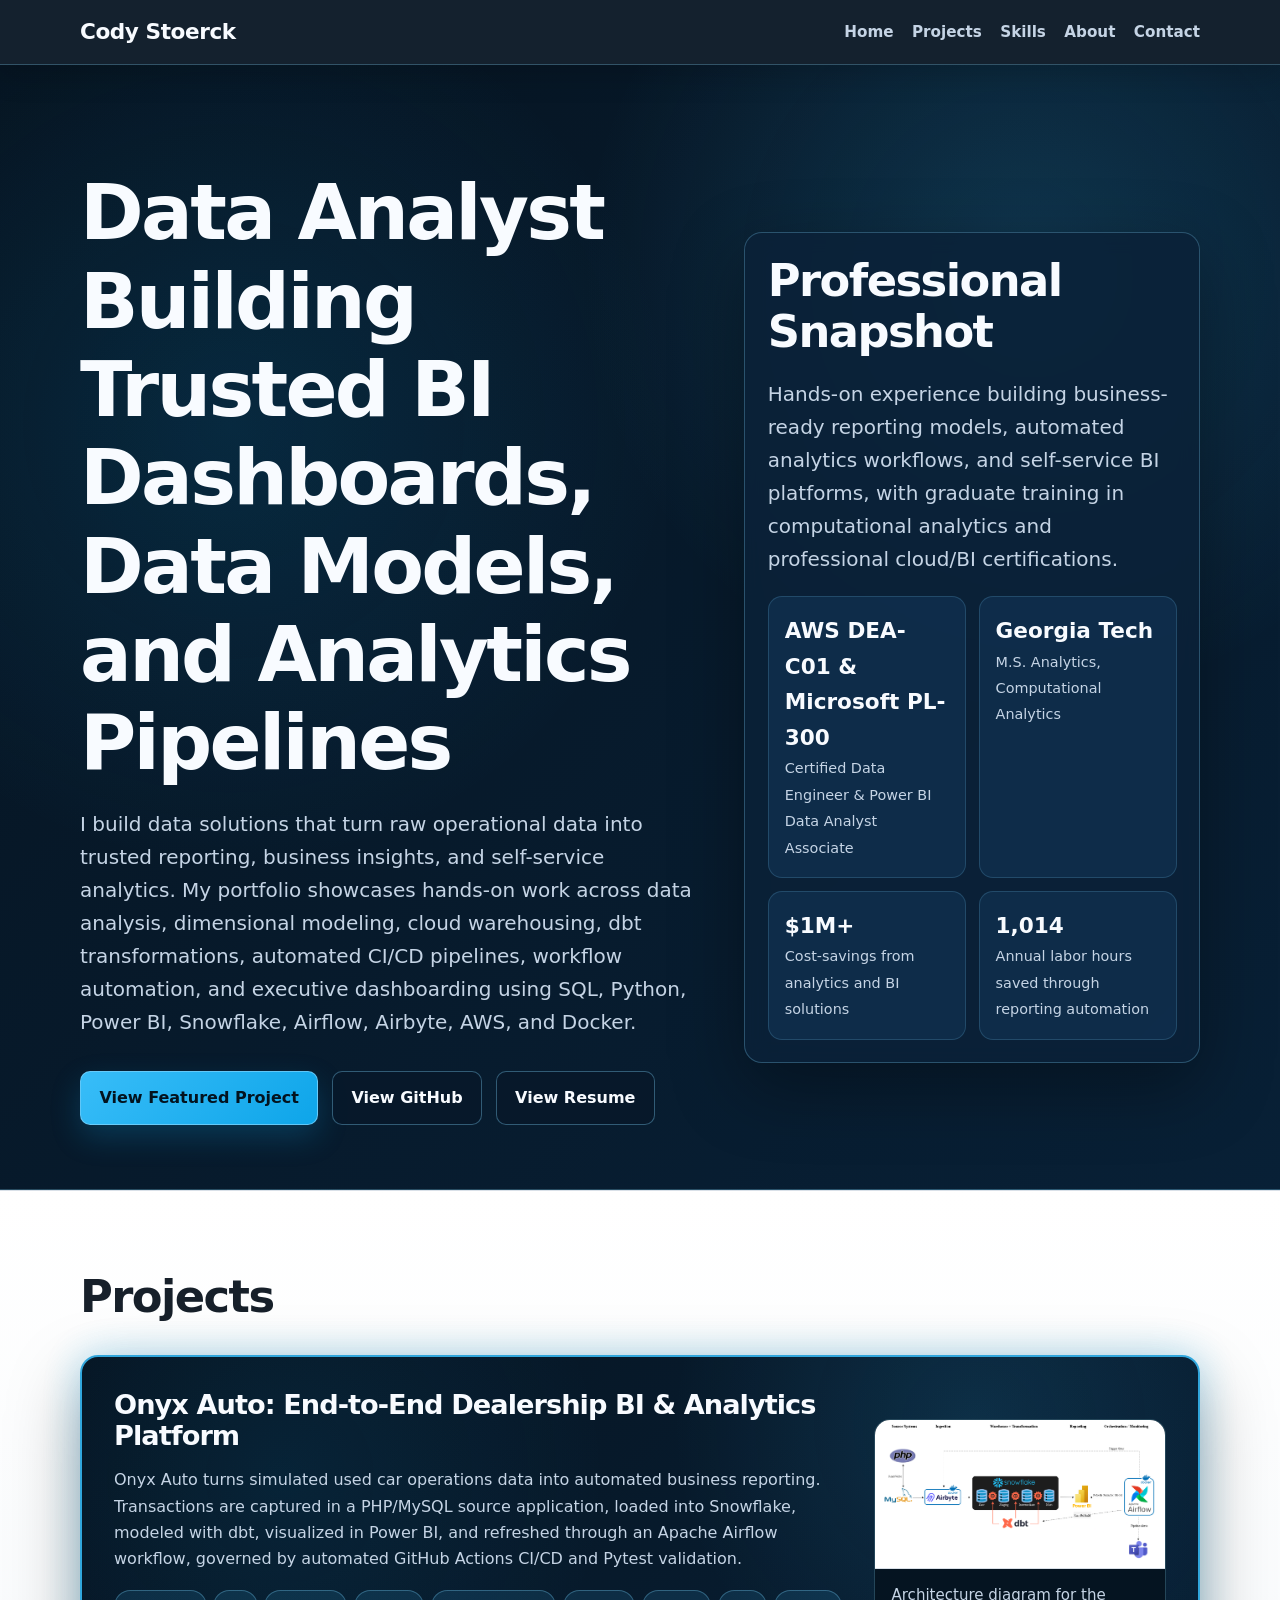
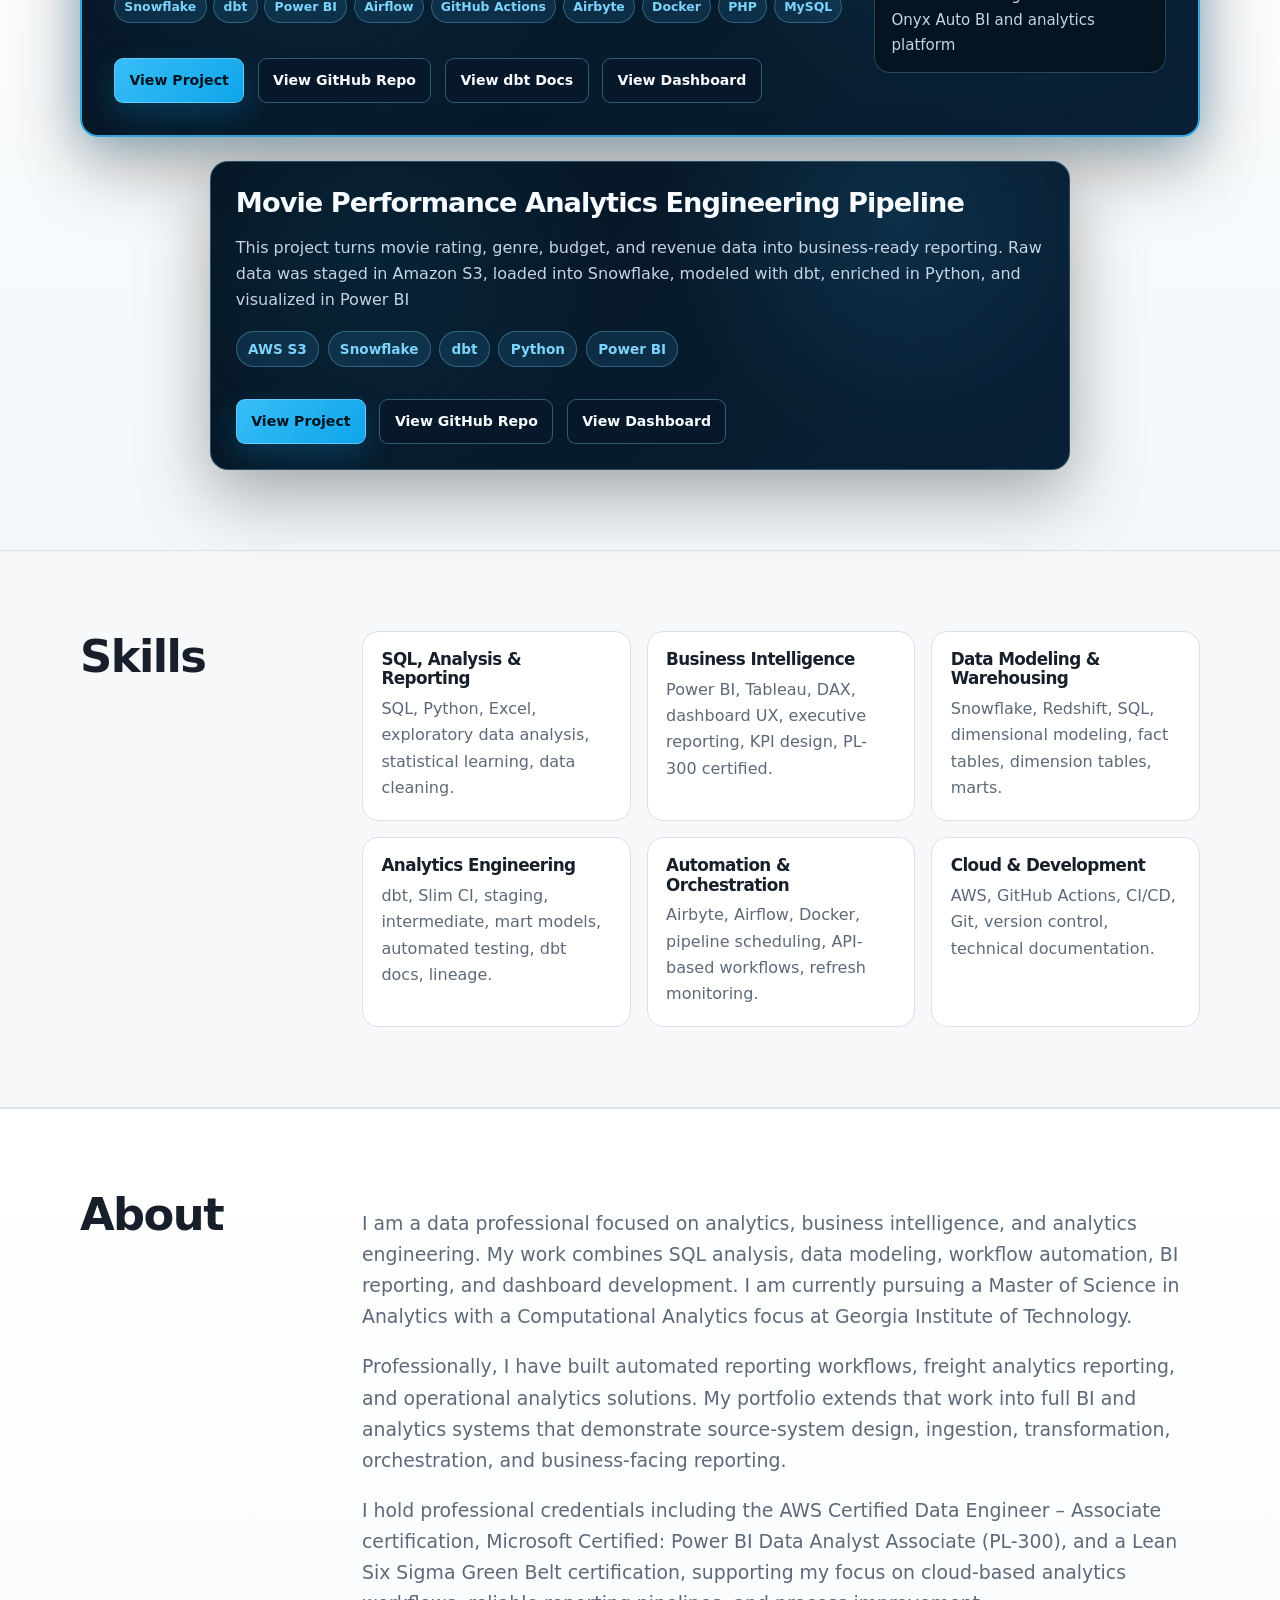
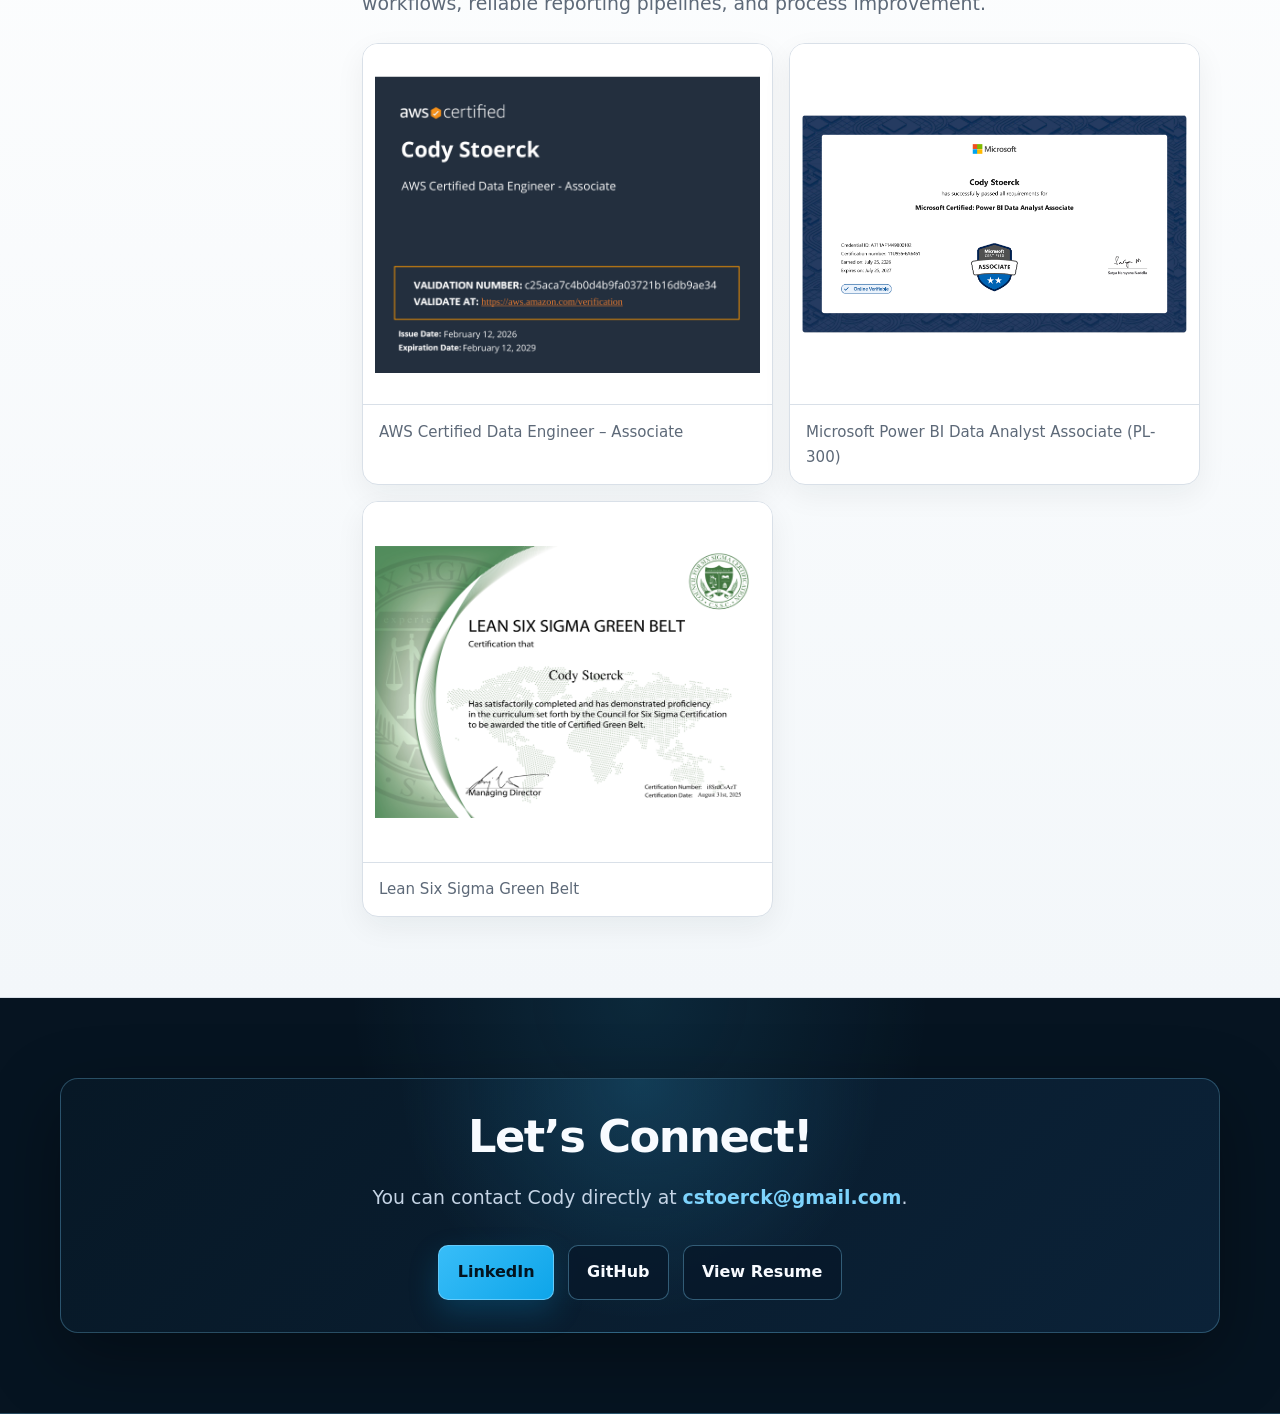
<file: index.html>
<!doctype html>
<html lang="en">
<head>
  <meta charset="utf-8">
  <meta name="viewport" content="width=device-width, initial-scale=1">
  <title>Cody Stoerck | Data Portfolio</title>
  <meta name="description" content="Cody Stoerck's data portfolio featuring end-to-end analytics platforms, dbt transformations, automated CI/CD pipelines, orchestration, and Power BI dashboards.">
  <link rel="stylesheet" href="styles.css">
</head>
<body>
  <a class="skip-link" href="#main">Skip to main content</a>
  <header class="site-header"><nav class="nav" aria-label="Primary navigation"><a class="brand" href="index.html">Cody Stoerck</a><div class="nav-links"><a href="index.html">Home</a><a href="index.html#projects">Projects</a><a href="index.html#skills">Skills</a><a href="index.html#about">About</a><a href="index.html#contact">Contact</a></div></nav></header>
  <main id="main">
    <section class="hero"><div class="container hero-grid"><div>
      <h1>Data Analyst Building Trusted BI Dashboards, Data Models, and Analytics Pipelines</h1>
      <p class="lede">I build data solutions that turn raw operational data into trusted reporting, business insights, and self-service analytics. My portfolio showcases hands-on work across data analysis, dimensional modeling, cloud warehousing, dbt transformations, automated CI/CD pipelines, workflow automation, and executive dashboarding using SQL, Python, Power BI, Snowflake, Airflow, Airbyte, AWS, and Docker.</p>
      <div class="button-row"><a class="btn btn-primary" href="onyx-auto.html">View Featured Project</a><a class="btn btn-secondary" href="https://github.com/CStoerck" target="_blank" rel="noopener">View GitHub</a><a class="btn btn-secondary" href="assets/Cody-Stoerck_Resume.pdf" target="_blank" rel="noopener">View Resume</a></div>
    </div><aside class="hero-card" aria-label="Professional snapshot">
      <h2>Professional Snapshot</h2>
      <p class="lede">Hands-on experience building business-ready reporting models, automated analytics workflows, and self-service BI platforms, with graduate training in computational analytics and professional cloud/BI certifications.</p>
      <div class="stat-grid"><div class="stat"><strong>AWS DEA-C01 &amp; Microsoft PL-300</strong><span>Certified Data Engineer &amp; Power BI Data Analyst Associate</span></div><div class="stat"><strong>Georgia Tech</strong><span>M.S. Analytics, Computational Analytics</span></div><div class="stat"><strong class="positive-stat">$1M+</strong><span>Cost-savings from analytics and BI solutions</span></div><div class="stat"><strong class="positive-stat">1,014</strong><span>Annual labor hours saved through reporting automation</span></div></div>
    </aside></div></section>

    <section class="section section-band" id="projects"><div class="container"><div class="section-header"><h2>Projects</h2></div>
      <article class="feature-card featured-project-card"><div class="feature-content"><div>
        <h3><a class="project-title-link" href="onyx-auto.html">Onyx Auto: End-to-End Dealership BI & Analytics Platform</a></h3>
        <p>Onyx Auto turns simulated used car operations data into automated business reporting. Transactions are captured in a PHP/MySQL source application, loaded into Snowflake, modeled with dbt, visualized in Power BI, and refreshed through an Apache Airflow workflow, governed by automated GitHub Actions CI/CD and Pytest validation.</p>
        <div class="badges"><span class="badge">Snowflake</span><span class="badge">dbt</span><span class="badge">Power BI</span><span class="badge">Airflow</span><span class="badge">GitHub Actions</span><span class="badge">Airbyte</span><span class="badge">Docker</span><span class="badge">PHP</span><span class="badge">MySQL</span></div>
        <div class="button-row"><a class="btn btn-primary btn-project" href="onyx-auto.html">View Project</a><a class="btn btn-secondary btn-project" href="https://github.com/CStoerck/Onyx-Auto-Dealership-Analytics-Platform.git" target="_blank" rel="noopener">View GitHub Repo</a><a class="btn btn-secondary btn-project" href="https://cstoerck.github.io/Onyx-Auto-Dealership-Analytics-Platform/" target="_blank" rel="noopener">View dbt Docs</a><a class="btn btn-secondary btn-project" href="https://app.powerbi.com/view?r=eyJrIjoiZTUyOThhMmQtZDA0ZS00MDg3LTkwOWEtMTJiMTBiZGIwYmNkIiwidCI6ImMxYTRiYTFiLTk5MDMtNDYxMC04YzU1LWQwYzQwOTJkNjU5OCJ9" target="_blank" rel="noopener">View Dashboard</a></div>
      </div><figure class="figure"><img src="assets/architecture_diagram.png" alt="Onyx Auto architecture diagram showing PHP and MySQL source systems, Airbyte ingestion, Snowflake and dbt transformation layers, Power BI reporting, Airflow orchestration, Docker, and Microsoft Teams alerts."><figcaption>Architecture diagram for the Onyx Auto BI and analytics platform</figcaption></figure></div></article>

      <article class="feature-card supporting-feature standard-project-card"><div class="feature-content"><div>
        <h3><a class="project-title-link" href="netflix-analytics.html">Movie Performance Analytics Engineering Pipeline</a></h3>
        <p>This project turns movie rating, genre, budget, and revenue data into business-ready reporting. Raw data was staged in Amazon S3, loaded into Snowflake, modeled with dbt, enriched in Python, and visualized in Power BI</p>
        <div class="badges"><span class="badge">AWS S3</span><span class="badge">Snowflake</span><span class="badge">dbt</span><span class="badge">Python</span><span class="badge">Power BI</span></div>
        <div class="button-row"><a class="btn btn-primary btn-project" href="netflix-analytics.html">View Project</a><a class="btn btn-secondary btn-project" href="https://github.com/CStoerck/netflix-data-engineering-pipeline.git" target="_blank" rel="noopener">View GitHub Repo</a><a class="btn btn-secondary btn-project" href="https://app.powerbi.com/view?r=eyJrIjoiZjYwZDdlMGYtZjY5OS00OWNiLWE3ZjUtZTVjNzM4Y2E4NjY0IiwidCI6ImMxYTRiYTFiLTk5MDMtNDYxMC04YzU1LWQwYzQwOTJkNjU5OCJ9" target="_blank" rel="noopener">View Dashboard</a></div>
      </div></div></article>
    </div></section>

    <section class="section section-plain" id="skills"><div class="container split"><div class="section-header"><h2>Skills</h2></div><div class="skill-grid"><div class="skill-card"><h3>SQL, Analysis & Reporting</h3><p>SQL, Python, Excel, exploratory data analysis, statistical learning, data cleaning.</p></div><div class="skill-card"><h3>Business Intelligence</h3><p>Power BI, Tableau, DAX, dashboard UX, executive reporting, KPI design, PL-300 certified.</p></div><div class="skill-card"><h3>Data Modeling & Warehousing</h3><p>Snowflake, Redshift, SQL, dimensional modeling, fact tables, dimension tables, marts.</p></div><div class="skill-card"><h3>Analytics Engineering</h3><p>dbt, Slim CI, staging, intermediate, mart models, automated testing, dbt docs, lineage.</p></div><div class="skill-card"><h3>Automation & Orchestration</h3><p>Airbyte, Airflow, Docker, pipeline scheduling, API-based workflows, refresh monitoring.</p></div><div class="skill-card"><h3>Cloud & Development</h3><p>AWS, GitHub Actions, CI/CD, Git, version control, technical documentation.</p></div></div></div></section>

    <section class="section section-band" id="about"><div class="container split"><div class="section-header"><h2>About</h2></div><div class="about-content"><p class="lede">I am a data professional focused on analytics, business intelligence, and analytics engineering. My work combines SQL analysis, data modeling, workflow automation, BI reporting, and dashboard development. I am currently pursuing a Master of Science in Analytics with a Computational Analytics focus at Georgia Institute of Technology.</p><p class="lede">Professionally, I have built automated reporting workflows, freight analytics reporting, and operational analytics solutions. My portfolio extends that work into full BI and analytics systems that demonstrate source-system design, ingestion, transformation, orchestration, and business-facing reporting.</p><p class="lede">I hold professional credentials including the AWS Certified Data Engineer – Associate certification, Microsoft Certified: Power BI Data Analyst Associate (PL-300), and a Lean Six Sigma Green Belt certification, supporting my focus on cloud-based analytics workflows, reliable reporting pipelines, and process improvement.</p><div class="cert-grid" aria-label="Professional certifications"><figure class="figure cert-figure"><img src="assets/aws-certified-data-engineer-associate-certificate.png" alt="AWS Certified Data Engineer Associate certificate for Cody Stoerck."><figcaption>AWS Certified Data Engineer – Associate</figcaption></figure><figure class="figure cert-figure"><img src="assets/Microsoft - Power BI Data Analyst.PNG" alt="Microsoft Certified Power BI Data Analyst Associate certificate for Cody Stoerck."><figcaption>Microsoft Power BI Data Analyst Associate (PL-300)</figcaption></figure><figure class="figure cert-figure"><img src="assets/lean-six-sigma-green-belt-certificate.png" alt="Lean Six Sigma Green Belt certificate for Cody Stoerck."><figcaption>Lean Six Sigma Green Belt</figcaption></figure></div></div></section>

    <section class="section section-plain" id="contact"><div class="container callout contact-callout"><h2>Let’s Connect!</h2><p class="lede contact-lede">You can contact Cody directly at <a href="mailto:cstoerck@gmail.com">cstoerck@gmail.com</a>.</p><div class="button-row"><a class="btn btn-primary" href="https://www.linkedin.com/in/CodyStoerck/" target="_blank" rel="noopener">LinkedIn</a><a class="btn btn-secondary" href="https://github.com/CStoerck" target="_blank" rel="noopener">GitHub</a><a class="btn btn-secondary" href="assets/Cody-Stoerck_Resume.pdf" target="_blank" rel="noopener">View Resume</a></div></div></section>
  </main>

  <script>
    document.querySelectorAll('.figure img').forEach((img) => {
      img.setAttribute('tabindex', '0');
      img.addEventListener('click', () => openImageModal(img));
      img.addEventListener('keydown', (event) => {
        if (event.key === 'Enter' || event.key === ' ') {
          event.preventDefault();
          openImageModal(img);
        }
      });
    });
    function openImageModal(img) {
      const modal = document.createElement('div');
      modal.className = 'image-modal';
      modal.innerHTML = `<button class="image-modal-close" aria-label="Close enlarged image">&times;</button><img src="${img.src}" alt="${img.alt}">`;
      modal.addEventListener('click', (event) => {
        if (event.target === modal || event.target.classList.contains('image-modal-close')) modal.remove();
      });
      document.addEventListener('keydown', function closeOnEscape(event) {
        if (event.key === 'Escape') { modal.remove(); document.removeEventListener('keydown', closeOnEscape); }
      });
      document.body.appendChild(modal);
    }
  </script>
</body>
</html>
</file>
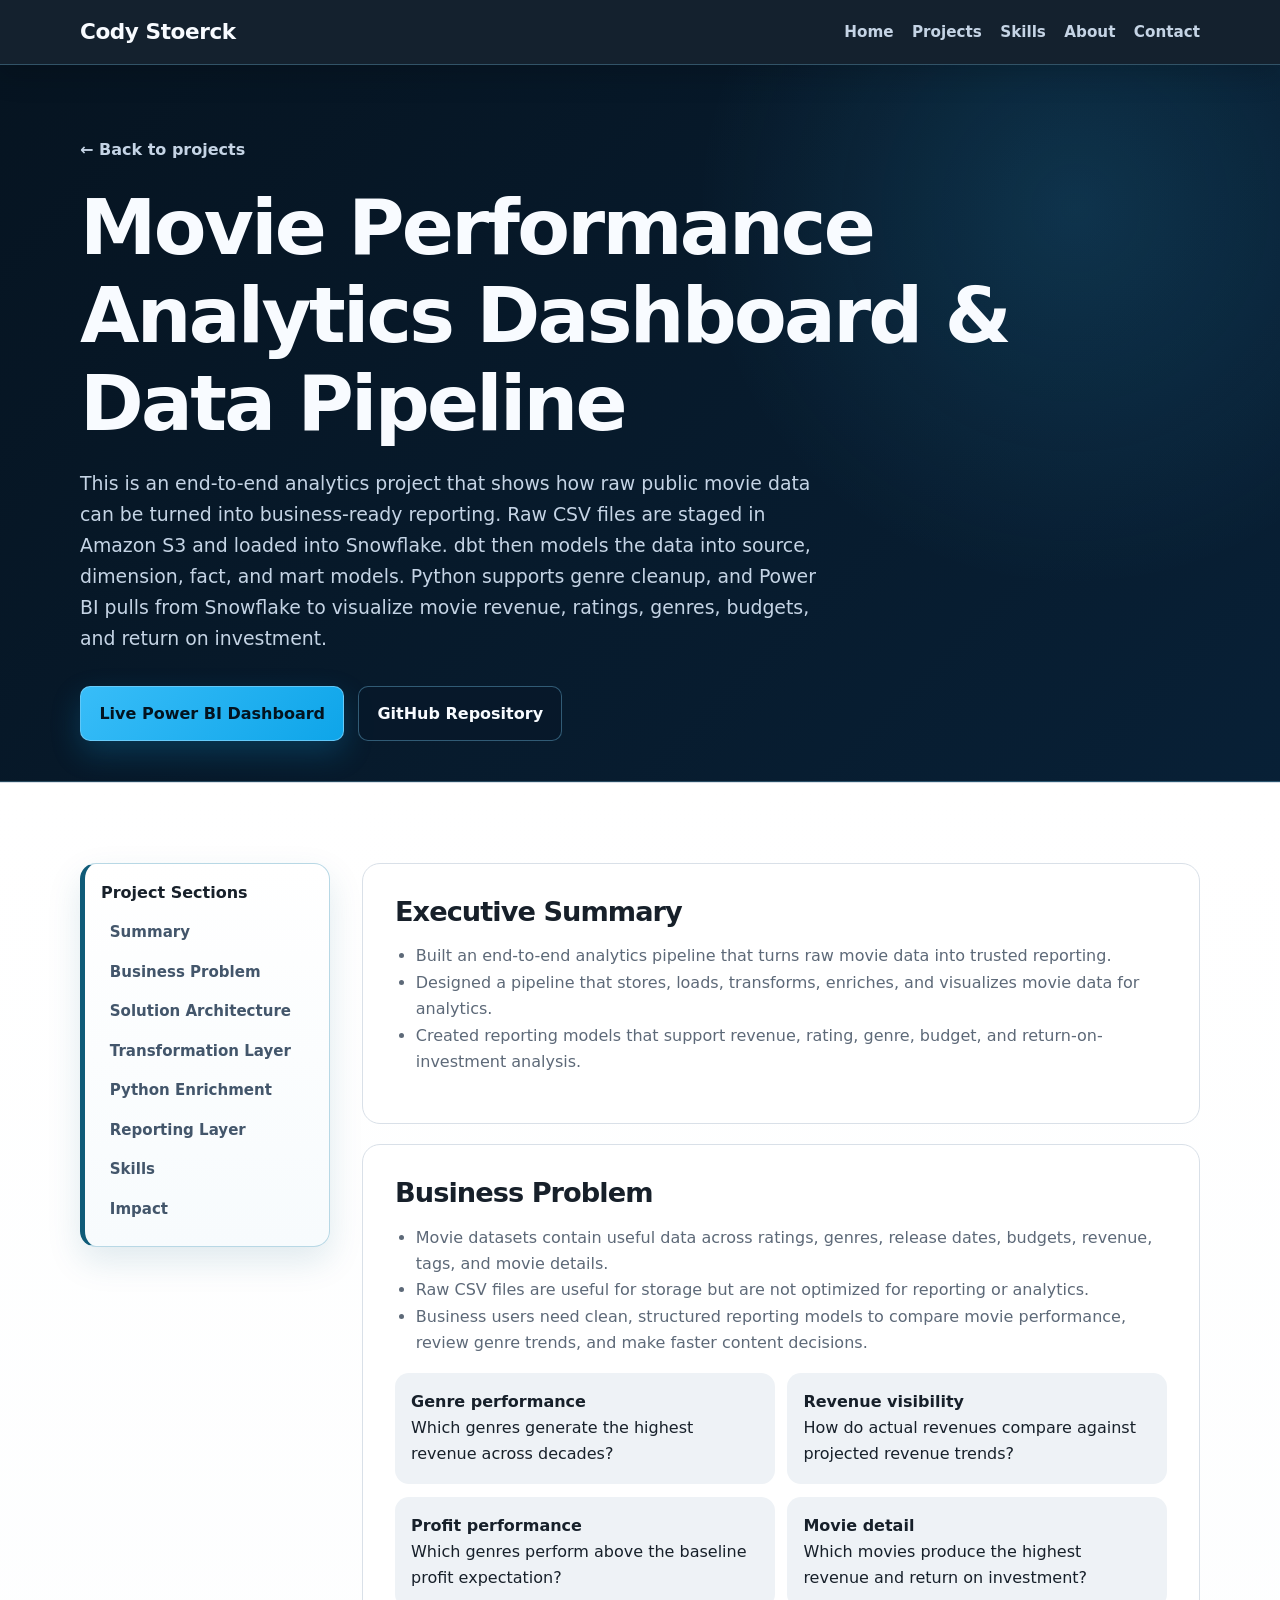
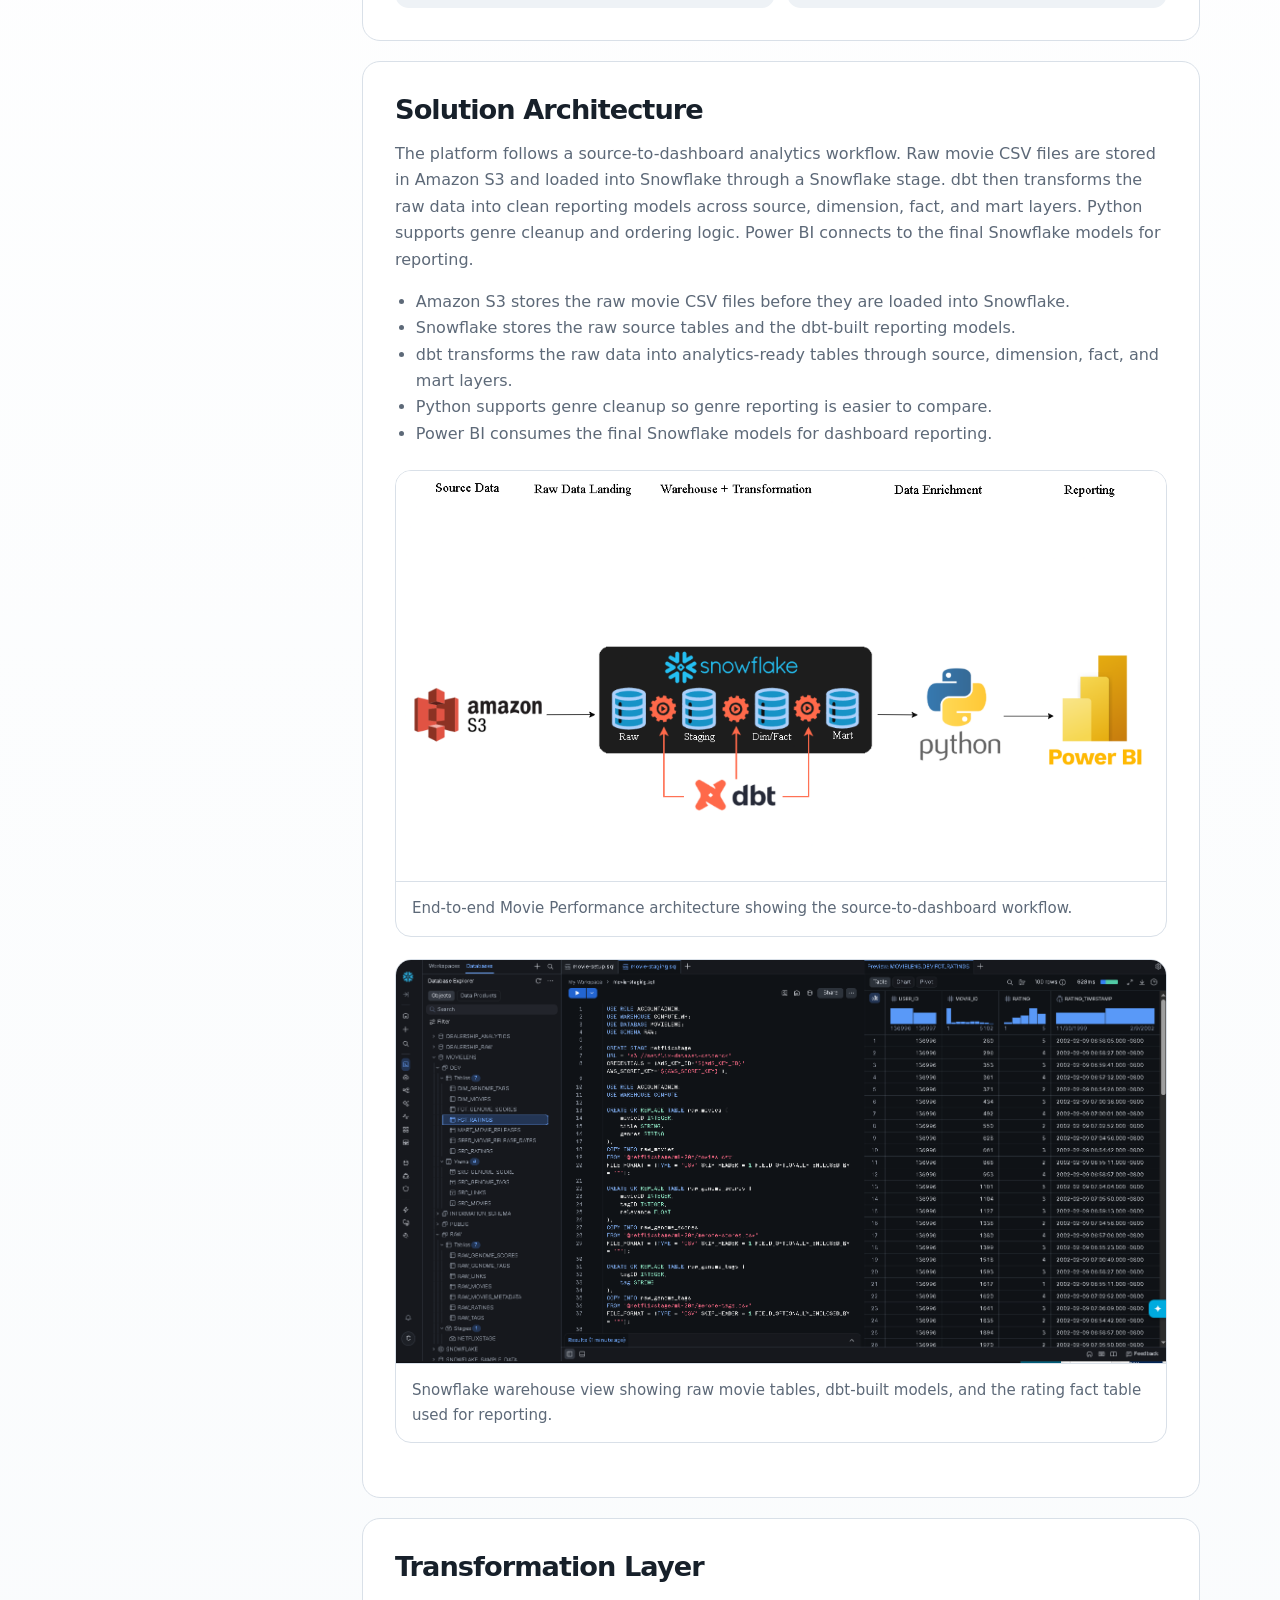
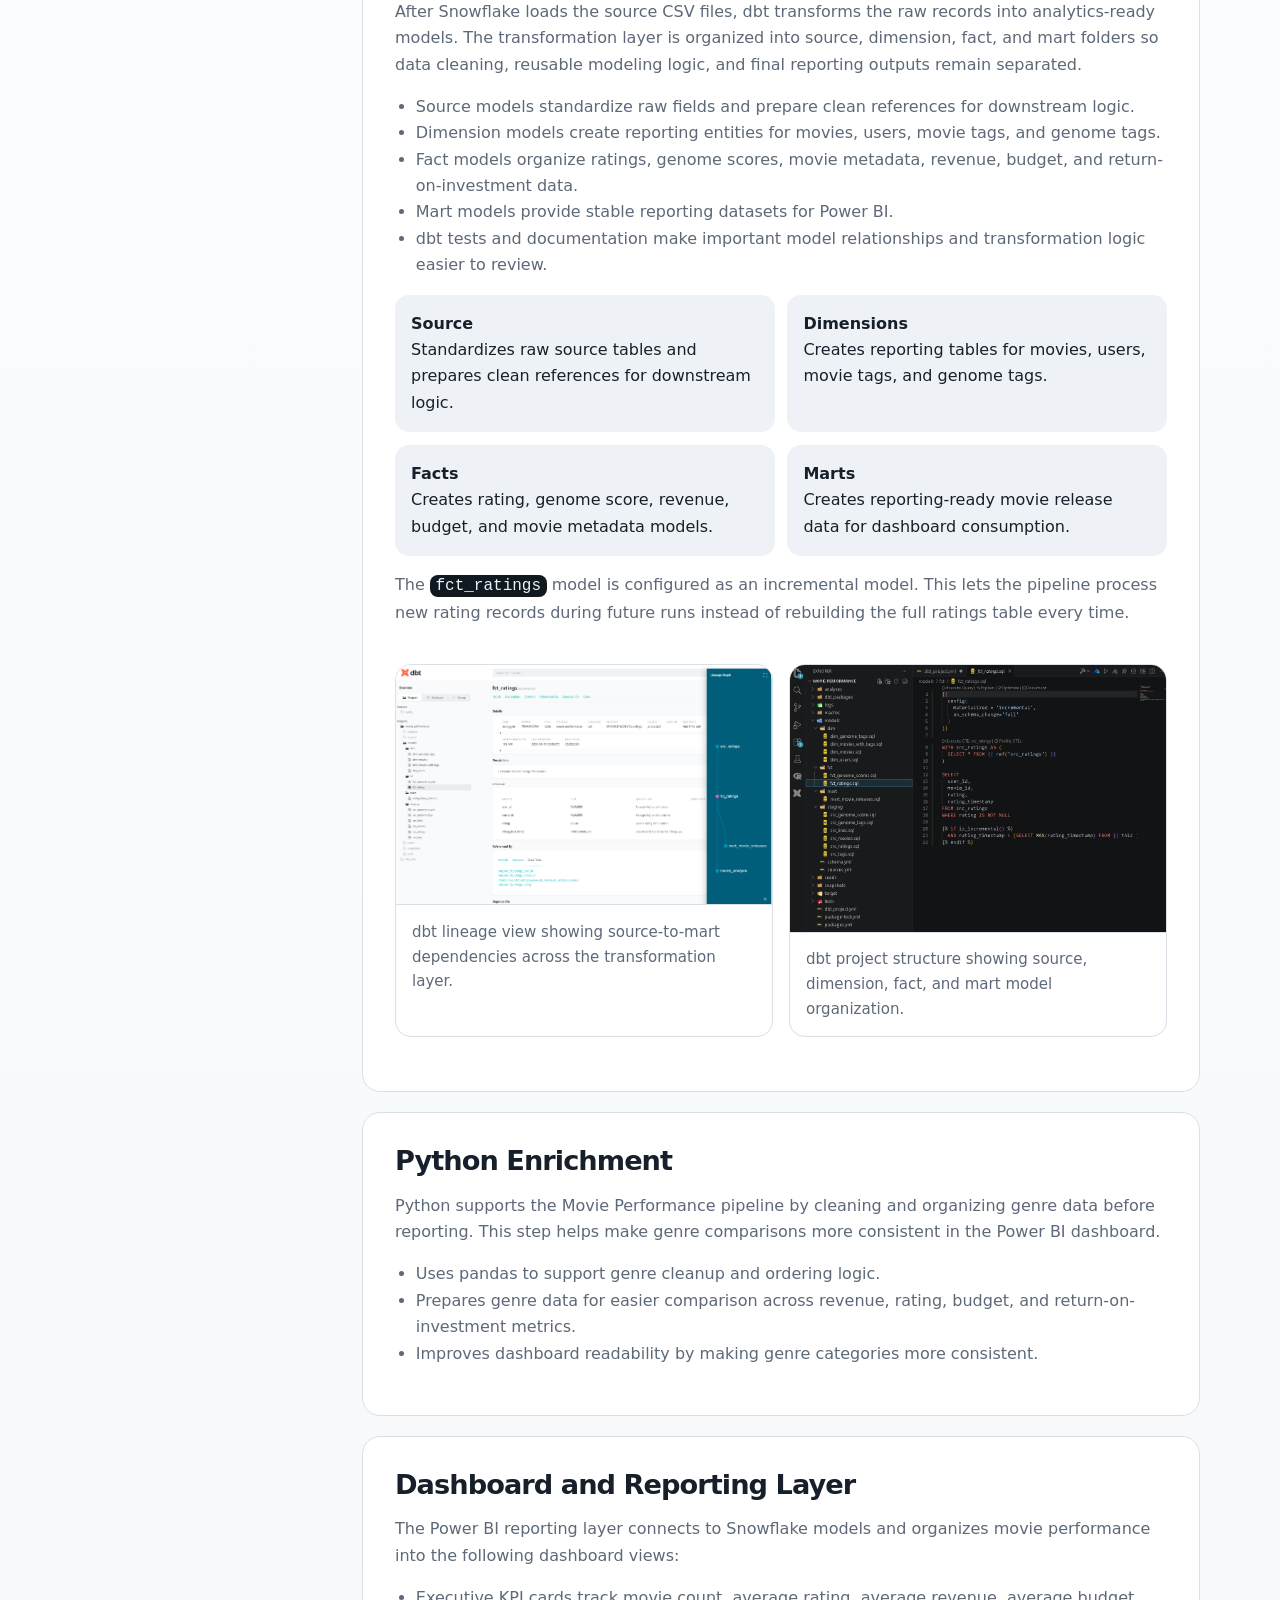
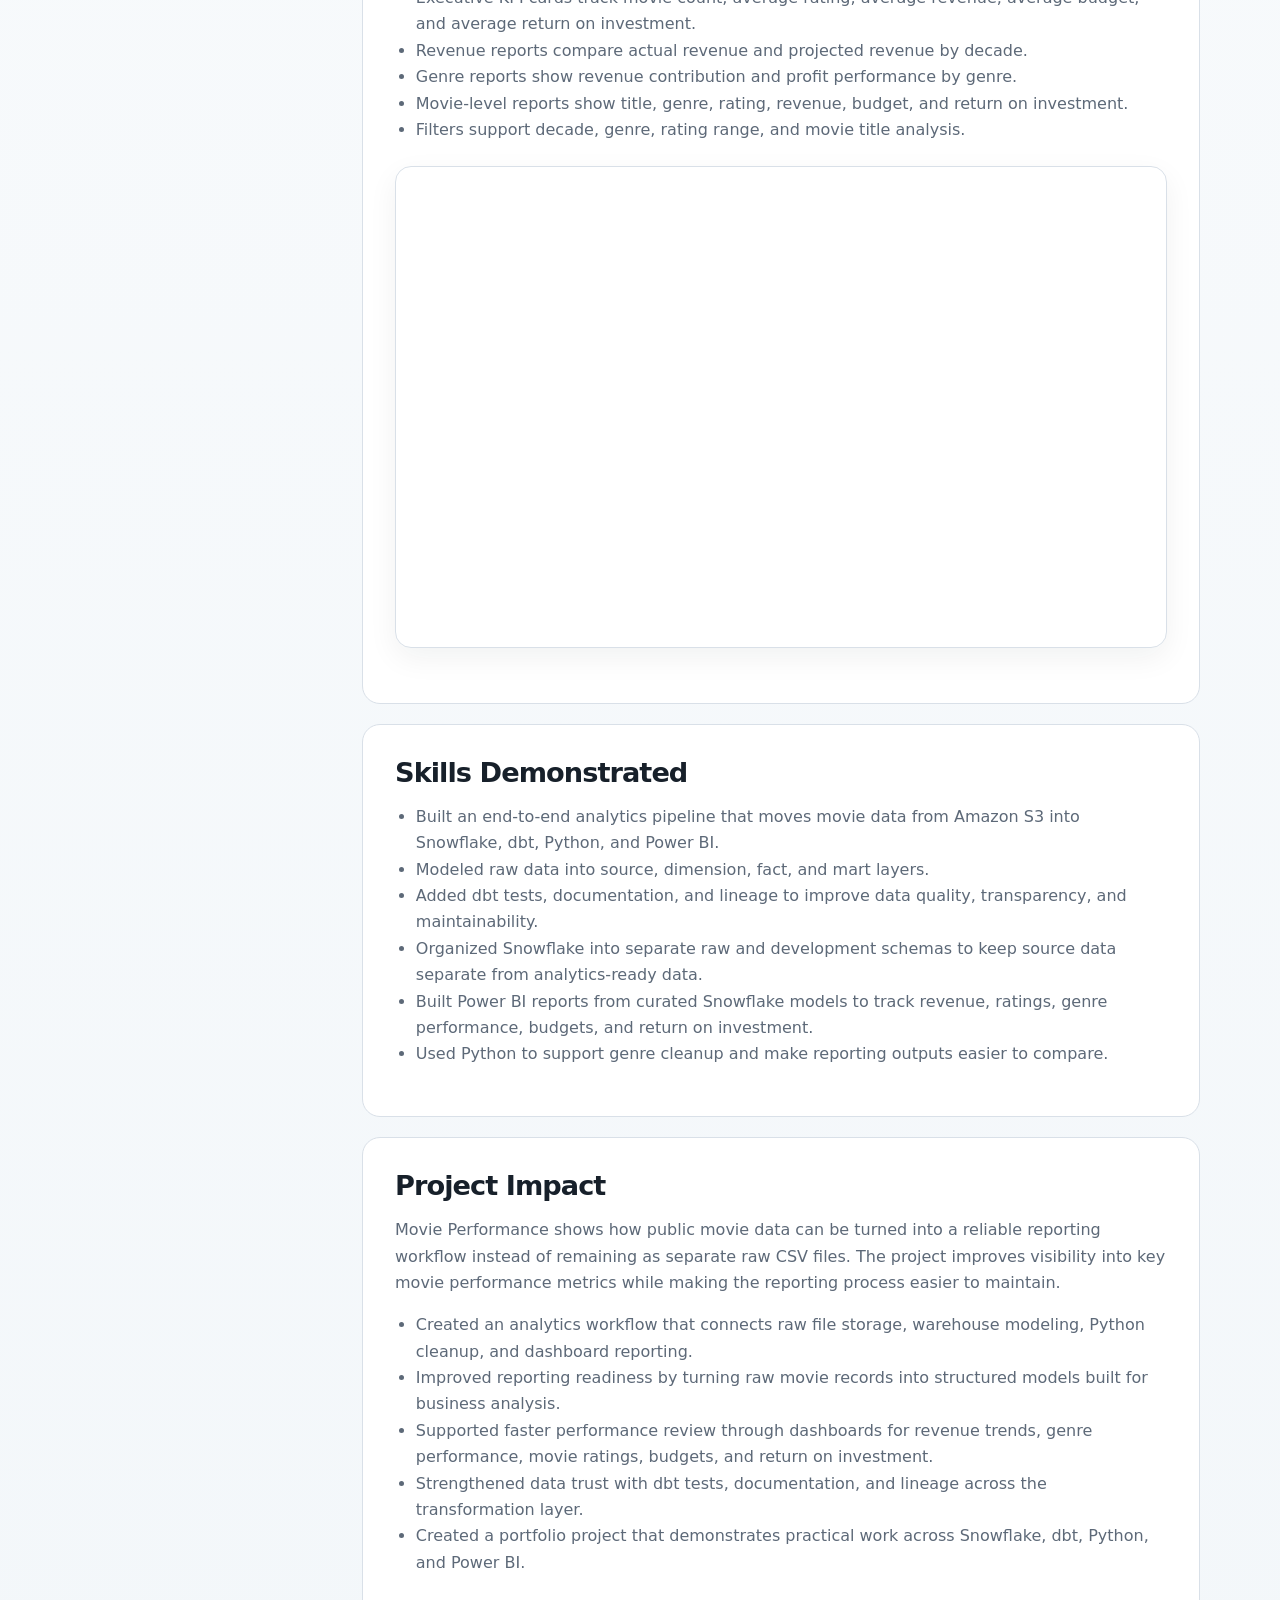
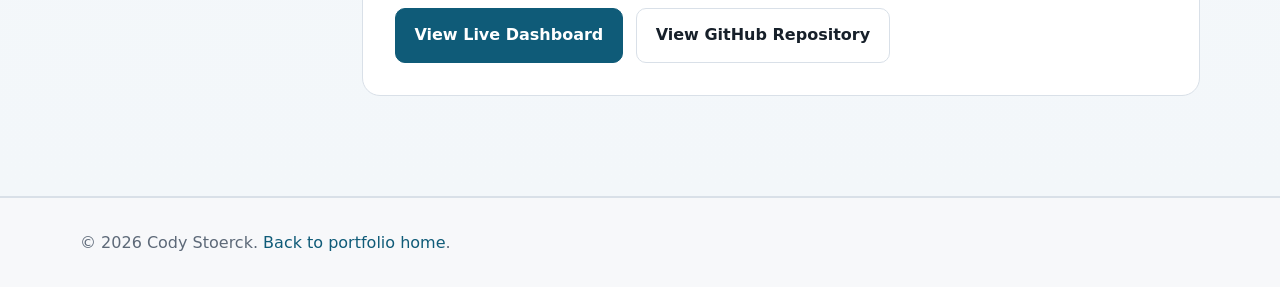
<file: netflix-analytics.html>
<!doctype html>
<html lang="en">
<head>
  <meta charset="utf-8">
  <meta name="viewport" content="width=device-width, initial-scale=1">
  <title>Movie Performance Case Study | Cody Stoerck</title>
  <meta name="description" content="Recruiter-friendly case study for a Movie Performance analytics engineering pipeline using Amazon S3, Snowflake, dbt, Python, Power BI, and public movie datasets.">
  <link rel="stylesheet" href="styles.css">
</head>
<body>
  <a class="skip-link" href="#main">Skip to main content</a>
  <header class="site-header">
    <nav class="nav" aria-label="Primary navigation">
      <a class="brand" href="index.html">Cody Stoerck</a>
      <div class="nav-links">
        <a href="index.html">Home</a>
        <a href="index.html#projects">Projects</a>
        <a href="index.html#skills">Skills</a>
        <a href="index.html#about">About</a>
        <a href="index.html#contact">Contact</a>
      </div>
    </nav>
  </header>
  <main id="main">
    <section class="case-hero">
      <div class="container">
        <a class="breadcrumb" href="index.html#projects">← Back to projects</a>
        <h1>Movie Performance Analytics Dashboard & Data Pipeline</h1>
        <p class="lede">This is an end-to-end analytics project that shows how raw public movie data can be turned into business-ready reporting. Raw CSV files are staged in Amazon S3 and loaded into Snowflake. dbt then models the data into source, dimension, fact, and mart models. Python supports genre cleanup, and Power BI pulls from Snowflake to visualize movie revenue, ratings, genres, budgets, and return on investment.</p>
        <div class="button-row">
          <a class="btn btn-primary" href="https://app.powerbi.com/view?r=eyJrIjoiZjYwZDdlMGYtZjY5OS00OWNiLWE3ZjUtZTVjNzM4Y2E4NjY0IiwidCI6ImMxYTRiYTFiLTk5MDMtNDYxMC04YzU1LWQwYzQwOTJkNjU5OCJ9" target="_blank" rel="noopener">Live Power BI Dashboard</a>
          <a class="btn btn-secondary" href="https://github.com/CStoerck/netflix-data-engineering-pipeline.git" target="_blank" rel="noopener">GitHub Repository</a>
        </div>
      </div>
    </section>
    <section class="section section-band">
      <div class="container case-layout">
        <aside class="toc" aria-label="Case study sections">
          <strong>Project Sections</strong>
          <a href="#summary">Summary</a>
          <a href="#problem">Business Problem</a>
          <a href="#architecture">Solution Architecture</a>
          <a href="#workflow">Transformation Layer</a>
          <a href="#enrichment">Python Enrichment</a>
          <a href="#reporting">Reporting Layer</a>
          <a href="#skills">Skills</a>
          <a href="#impact">Impact</a>
        </aside>
        <div>
          <section class="case-section" id="summary">
            <h2 class="case-card-title">Executive Summary</h2>
            <ul>
              <li>Built an end-to-end analytics pipeline that turns raw movie data into trusted reporting.</li>
              <li>Designed a pipeline that stores, loads, transforms, enriches, and visualizes movie data for analytics.</li>
              <li>Created reporting models that support revenue, rating, genre, budget, and return-on-investment analysis.</li>
            </ul>
          </section>
          <section class="case-section" id="problem">
            <h2 class="case-card-title">Business Problem</h2>
            <ul>
              <li>Movie datasets contain useful data across ratings, genres, release dates, budgets, revenue, tags, and movie details.</li>
              <li>Raw CSV files are useful for storage but are not optimized for reporting or analytics.</li>
              <li>Business users need clean, structured reporting models to compare movie performance, review genre trends, and make faster content decisions.</li>
            </ul>
            <div class="kpi-list">
              <div><strong>Genre performance</strong><br>Which genres generate the highest revenue across decades?</div>
              <div><strong>Revenue visibility</strong><br>How do actual revenues compare against projected revenue trends?</div>
              <div><strong>Profit performance</strong><br>Which genres perform above the baseline profit expectation?</div>
              <div><strong>Movie detail</strong><br>Which movies produce the highest revenue and return on investment?</div>
            </div>
          </section>
          <section class="case-section" id="architecture">
            <h2 class="case-card-title">Solution Architecture</h2>
            <p>The platform follows a source-to-dashboard analytics workflow. Raw movie CSV files are stored in Amazon S3 and loaded into Snowflake through a Snowflake stage. dbt then transforms the raw data into clean reporting models across source, dimension, fact, and mart layers. Python supports genre cleanup and ordering logic. Power BI connects to the final Snowflake models for reporting.</p>
            <ul>
              <li>Amazon S3 stores the raw movie CSV files before they are loaded into Snowflake.</li>
              <li>Snowflake stores the raw source tables and the dbt-built reporting models.</li>
              <li>dbt transforms the raw data into analytics-ready tables through source, dimension, fact, and mart layers.</li>
              <li>Python supports genre cleanup so genre reporting is easier to compare.</li>
              <li>Power BI consumes the final Snowflake models for dashboard reporting.</li>
            </ul>
            <figure class="figure">
              <img src="assets/architecture-diagram.png" alt="Movie Performance architecture diagram showing Amazon S3 raw file storage, Snowflake raw and transformed layers, dbt transformations, Python enrichment, and Power BI reporting.">
              <figcaption>End-to-end Movie Performance architecture showing the source-to-dashboard workflow.</figcaption>
            </figure>
            <figure class="figure">
              <img src="assets/snowflake-warehouse-overview.PNG" alt="Snowflake warehouse screenshot showing the MOVIELENS database, raw landing tables, dbt-built development models, and a preview of the FCT_RATINGS table.">
              <figcaption>Snowflake warehouse view showing raw movie tables, dbt-built models, and the rating fact table used for reporting.</figcaption>
            </figure>
          </section>
          <section class="case-section" id="workflow">
            <h2 class="case-card-title">Transformation Layer</h2>
            <p>After Snowflake loads the source CSV files, dbt transforms the raw records into analytics-ready models. The transformation layer is organized into source, dimension, fact, and mart folders so data cleaning, reusable modeling logic, and final reporting outputs remain separated.</p>
            <ul>
              <li>Source models standardize raw fields and prepare clean references for downstream logic.</li>
              <li>Dimension models create reporting entities for movies, users, movie tags, and genome tags.</li>
              <li>Fact models organize ratings, genome scores, movie metadata, revenue, budget, and return-on-investment data.</li>
              <li>Mart models provide stable reporting datasets for Power BI.</li>
              <li>dbt tests and documentation make important model relationships and transformation logic easier to review.</li>
            </ul>
            <div class="kpi-list">
              <div><strong>Source</strong><br>Standardizes raw source tables and prepares clean references for downstream logic.</div>
              <div><strong>Dimensions</strong><br>Creates reporting tables for movies, users, movie tags, and genome tags.</div>
              <div><strong>Facts</strong><br>Creates rating, genome score, revenue, budget, and movie metadata models.</div>
              <div><strong>Marts</strong><br>Creates reporting-ready movie release data for dashboard consumption.</div>
            </div>
            <p>The <span class="code-like">fct_ratings</span> model is configured as an incremental model. This lets the pipeline process new rating records during future runs instead of rebuilding the full ratings table every time.</p>
            <div class="two-col">
              <figure class="figure">
                <img src="assets/movie-dbt-lineage.PNG" alt="dbt documentation screenshot for the Movie Performance project showing fct_ratings as an incremental model with lineage from src_ratings into fct_ratings and downstream models such as mart_movie_releases and movie_analysis.">
                <figcaption>dbt lineage view showing source-to-mart dependencies across the transformation layer.</figcaption>
              </figure>
              <figure class="figure">
                <img src="assets/movie-dbt-models.PNG" alt="Visual Studio Code screenshot showing the Movie Performance dbt project with dim, fct, mart, and staging folders and the incremental fct_ratings SQL model open.">
                <figcaption>dbt project structure showing source, dimension, fact, and mart model organization.</figcaption>
              </figure>
            </div>
          </section>
          <section class="case-section" id="enrichment">
            <h2 class="case-card-title">Python Enrichment</h2>
            <p>Python supports the Movie Performance pipeline by cleaning and organizing genre data before reporting. This step helps make genre comparisons more consistent in the Power BI dashboard.</p>
            <ul>
              <li>Uses pandas to support genre cleanup and ordering logic.</li>
              <li>Prepares genre data for easier comparison across revenue, rating, budget, and return-on-investment metrics.</li>
              <li>Improves dashboard readability by making genre categories more consistent.</li>
            </ul>
          </section>
          <section class="case-section" id="reporting">
            <h2 class="case-card-title">Dashboard and Reporting Layer</h2>
            <p>The Power BI reporting layer connects to Snowflake models and organizes movie performance into the following dashboard views:</p>
            <ul>
              <li>Executive KPI cards track movie count, average rating, average revenue, average budget, and average return on investment.</li>
              <li>Revenue reports compare actual revenue and projected revenue by decade.</li>
              <li>Genre reports show revenue contribution and profit performance by genre.</li>
              <li>Movie-level reports show title, genre, rating, revenue, budget, and return on investment.</li>
              <li>Filters support decade, genre, rating range, and movie title analysis.</li>
            </ul>
            <div class="dashboard-embed"><iframe title="Netflix dashboard" src="https://app.powerbi.com/view?r=eyJrIjoiZjYwZDdlMGYtZjY5OS00OWNiLWE3ZjUtZTVjNzM4Y2E4NjY0IiwidCI6ImMxYTRiYTFiLTk5MDMtNDYxMC04YzU1LWQwYzQwOTJkNjU5OCJ9" frameborder="0" allowFullScreen="true"></iframe></div>
          </section>
          <section class="case-section" id="skills">
            <h2 class="case-card-title">Skills Demonstrated</h2>
            <ul>
              <li>Built an end-to-end analytics pipeline that moves movie data from Amazon S3 into Snowflake, dbt, Python, and Power BI.</li>
              <li>Modeled raw data into source, dimension, fact, and mart layers.</li>
              <li>Added dbt tests, documentation, and lineage to improve data quality, transparency, and maintainability.</li>
              <li>Organized Snowflake into separate raw and development schemas to keep source data separate from analytics-ready data.</li>
              <li>Built Power BI reports from curated Snowflake models to track revenue, ratings, genre performance, budgets, and return on investment.</li>
              <li>Used Python to support genre cleanup and make reporting outputs easier to compare.</li>
            </ul>
          </section>
          <section class="case-section" id="impact">
            <h2 class="case-card-title">Project Impact</h2>
            <p>Movie Performance shows how public movie data can be turned into a reliable reporting workflow instead of remaining as separate raw CSV files. The project improves visibility into key movie performance metrics while making the reporting process easier to maintain.</p>
            <ul>
              <li>Created an analytics workflow that connects raw file storage, warehouse modeling, Python cleanup, and dashboard reporting.</li>
              <li>Improved reporting readiness by turning raw movie records into structured models built for business analysis.</li>
              <li>Supported faster performance review through dashboards for revenue trends, genre performance, movie ratings, budgets, and return on investment.</li>
              <li>Strengthened data trust with dbt tests, documentation, and lineage across the transformation layer.</li>
              <li>Created a portfolio project that demonstrates practical work across Snowflake, dbt, Python, and Power BI.</li>
            </ul>
            <div class="button-row">
              <a class="btn btn-primary" href="https://app.powerbi.com/view?r=eyJrIjoiZjYwZDdlMGYtZjY5OS00OWNiLWE3ZjUtZTVjNzM4Y2E4NjY0IiwidCI6ImMxYTRiYTFiLTk5MDMtNDYxMC04YzU1LWQwYzQwOTJkNjU5OCJ9" target="_blank" rel="noopener">View Live Dashboard</a>
              <a class="btn btn-secondary" href="https://github.com/CStoerck/netflix-data-engineering-pipeline.git" target="_blank" rel="noopener">View GitHub Repository</a>
            </div>
          </section>
        </div>
      </div>
    </section>
  </main>
  <footer class="footer"><div class="container">© 2026 Cody Stoerck. <a href="index.html">Back to portfolio home</a>.</div></footer>
  <script>
    document.querySelectorAll('.figure img').forEach((img) => {
      img.setAttribute('tabindex', '0');
      img.addEventListener('click', () => openImageModal(img));
      img.addEventListener('keydown', (event) => {
        if (event.key === 'Enter' || event.key === ' ') {
          event.preventDefault();
          openImageModal(img);
        }
      });
    });
    function openImageModal(img) {
      const modal = document.createElement('div');
      modal.className = 'image-modal';
      modal.innerHTML = `
        <button class="image-modal-close" aria-label="Close enlarged image">&times;</button>
        <img src="${img.src}" alt="${img.alt}">
      `;
      modal.addEventListener('click', (event) => {
        if (event.target === modal || event.target.classList.contains('image-modal-close')) {
          modal.remove();
        }
      });
      document.addEventListener('keydown', function closeOnEscape(event) {
        if (event.key === 'Escape') {
          modal.remove();
          document.removeEventListener('keydown', closeOnEscape);
        }
      });
      document.body.appendChild(modal);
    }
  </script>
</body>
</html>
</file>
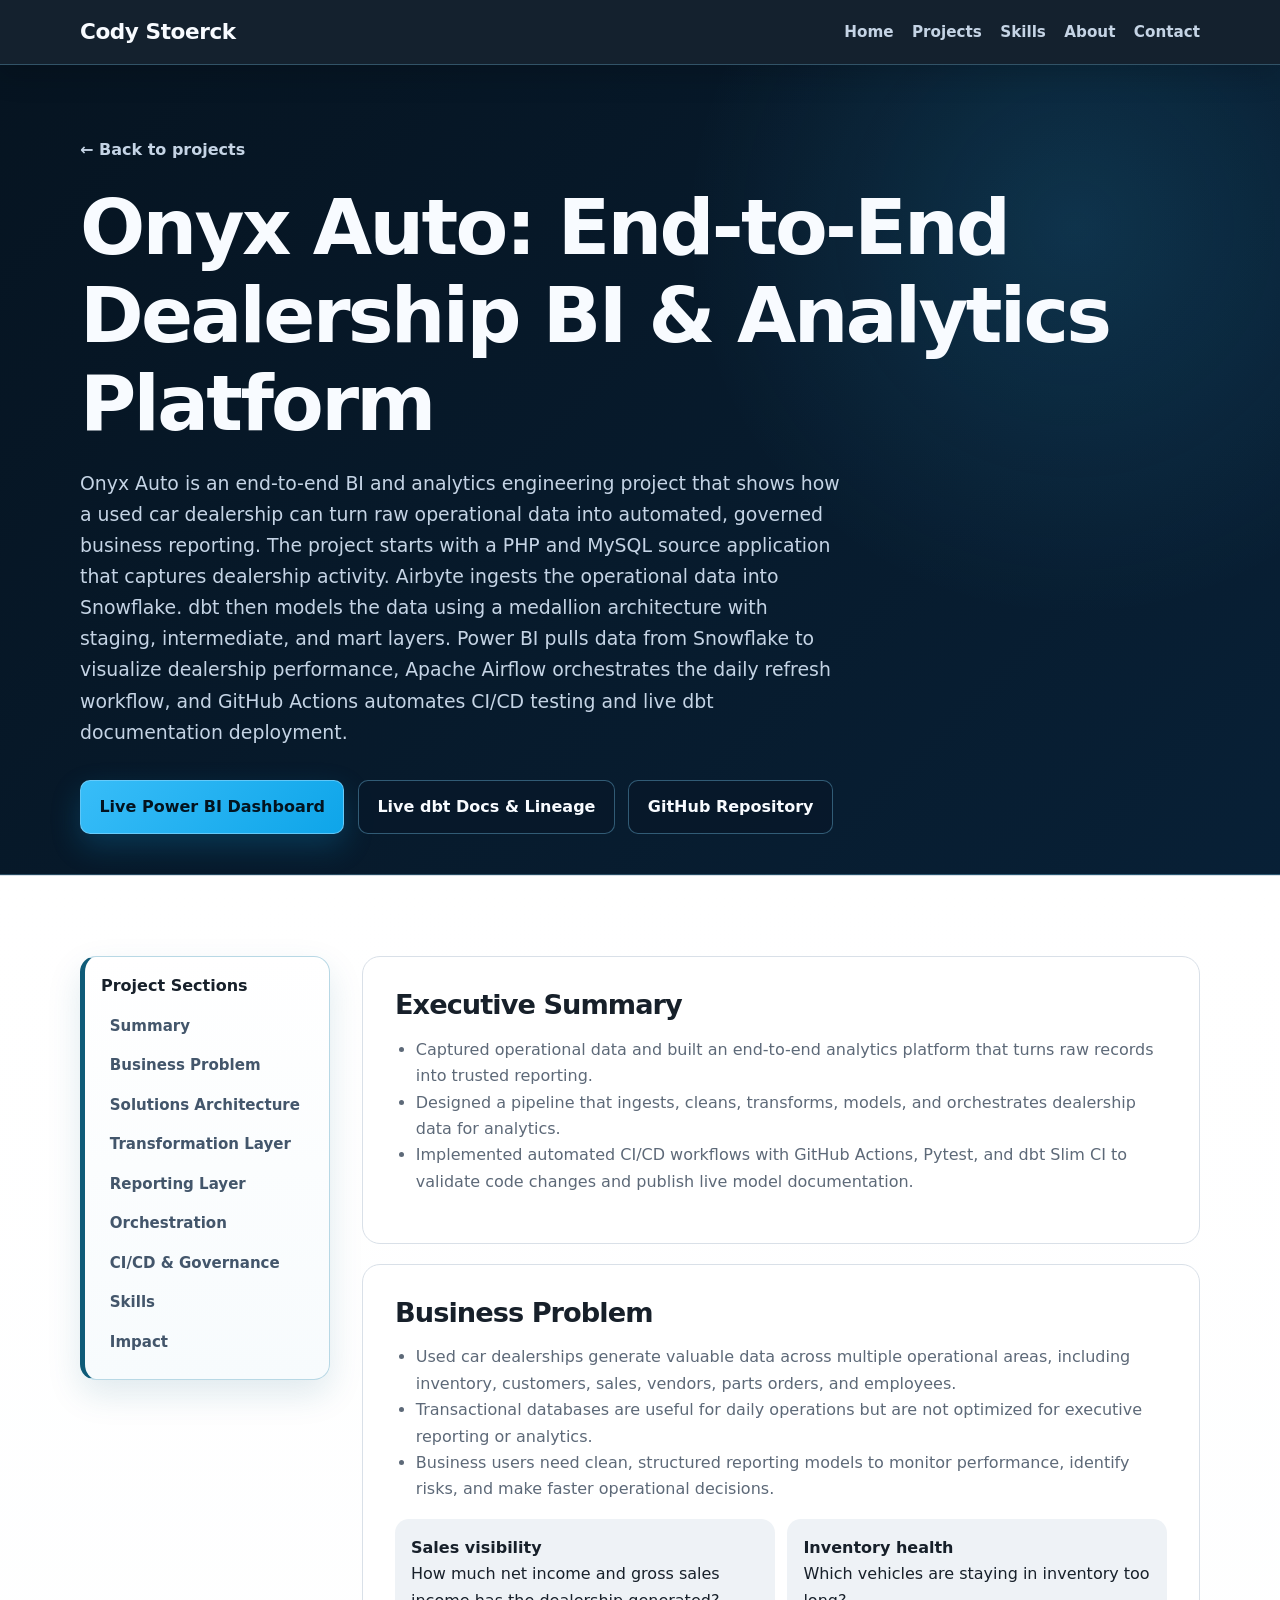
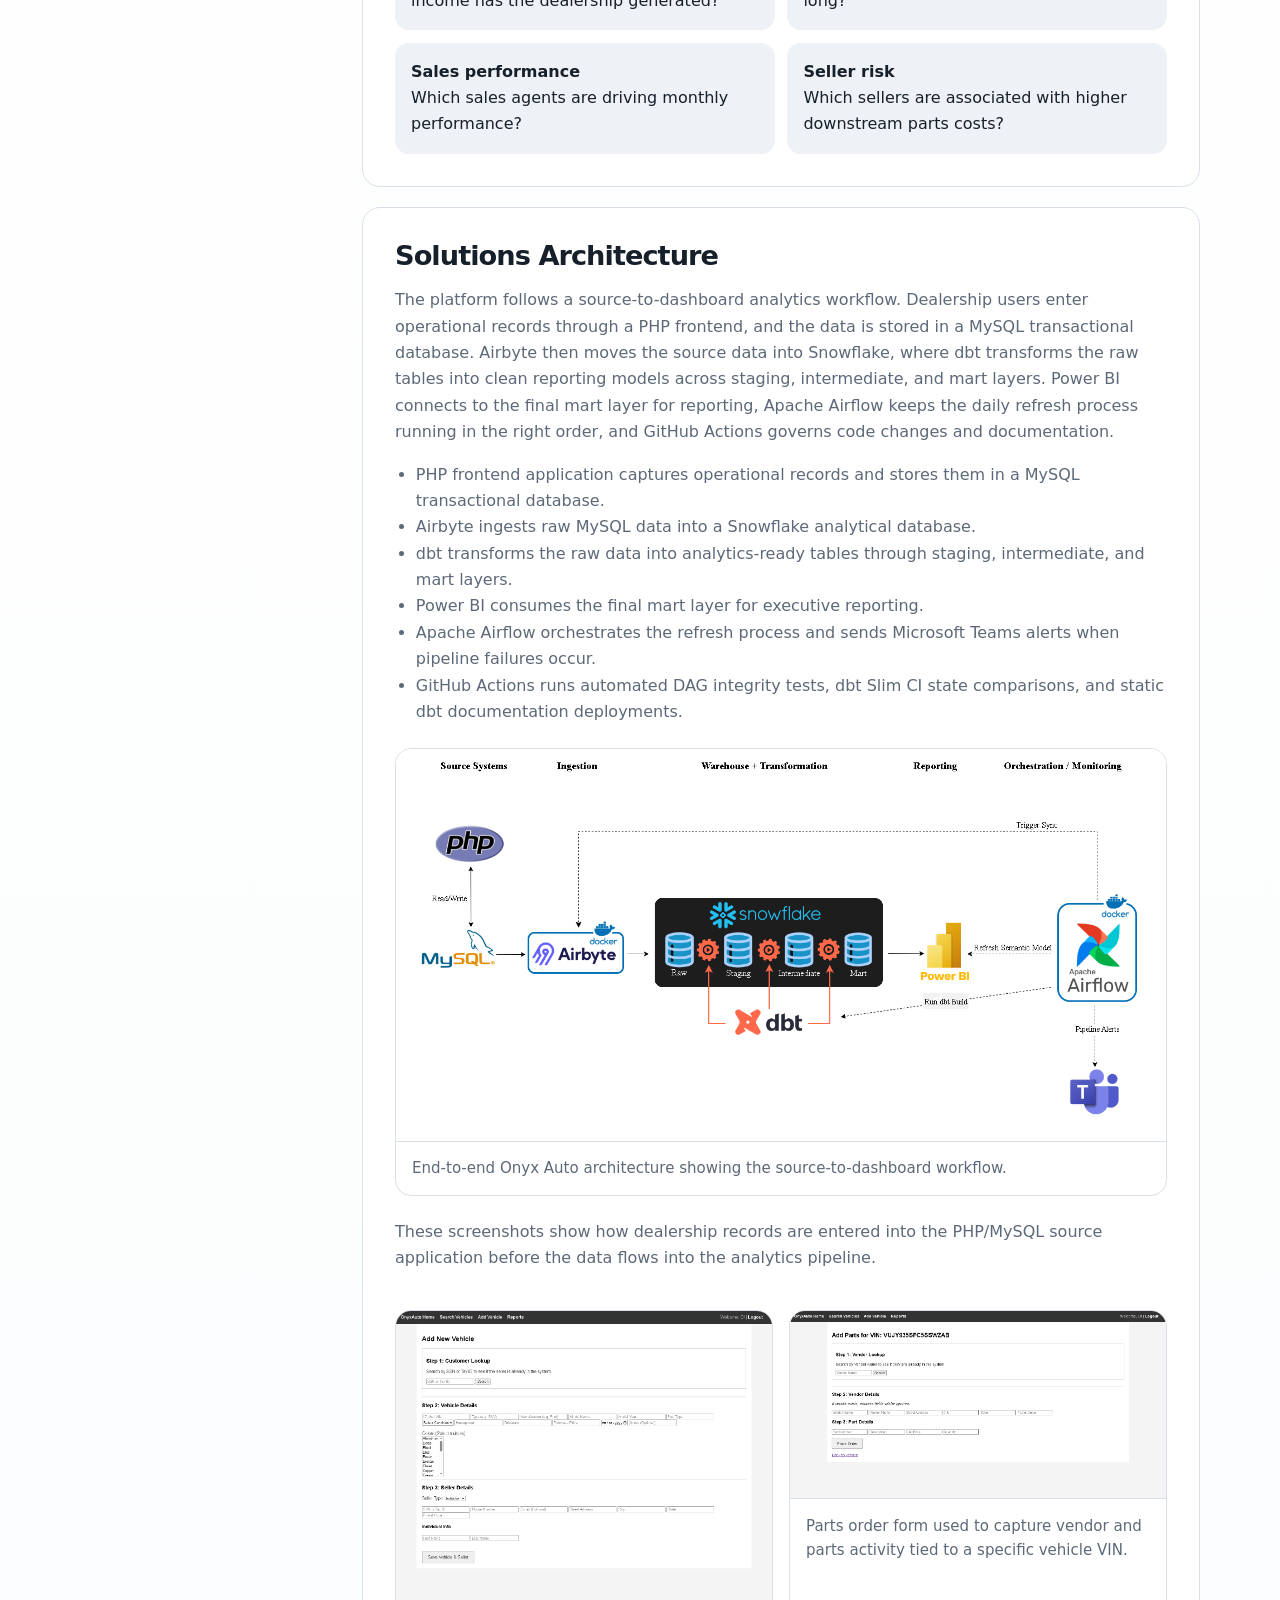
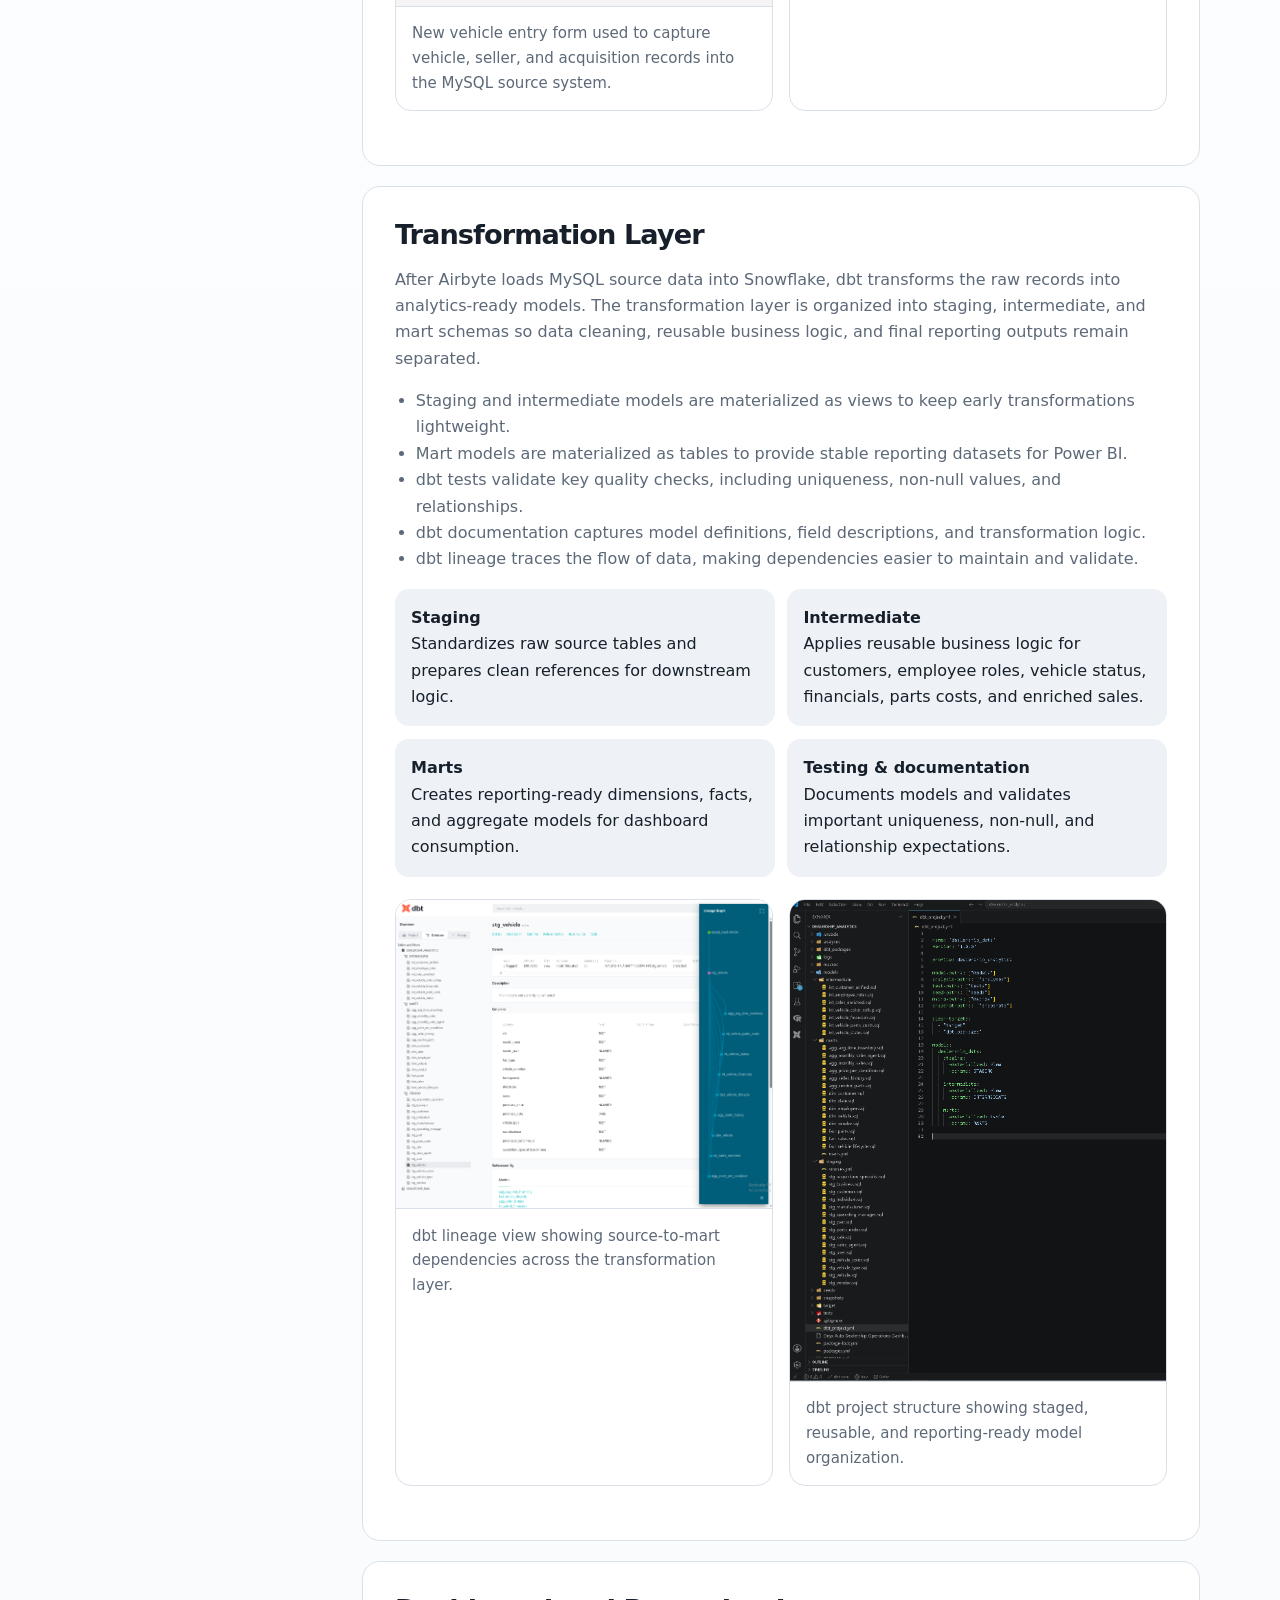
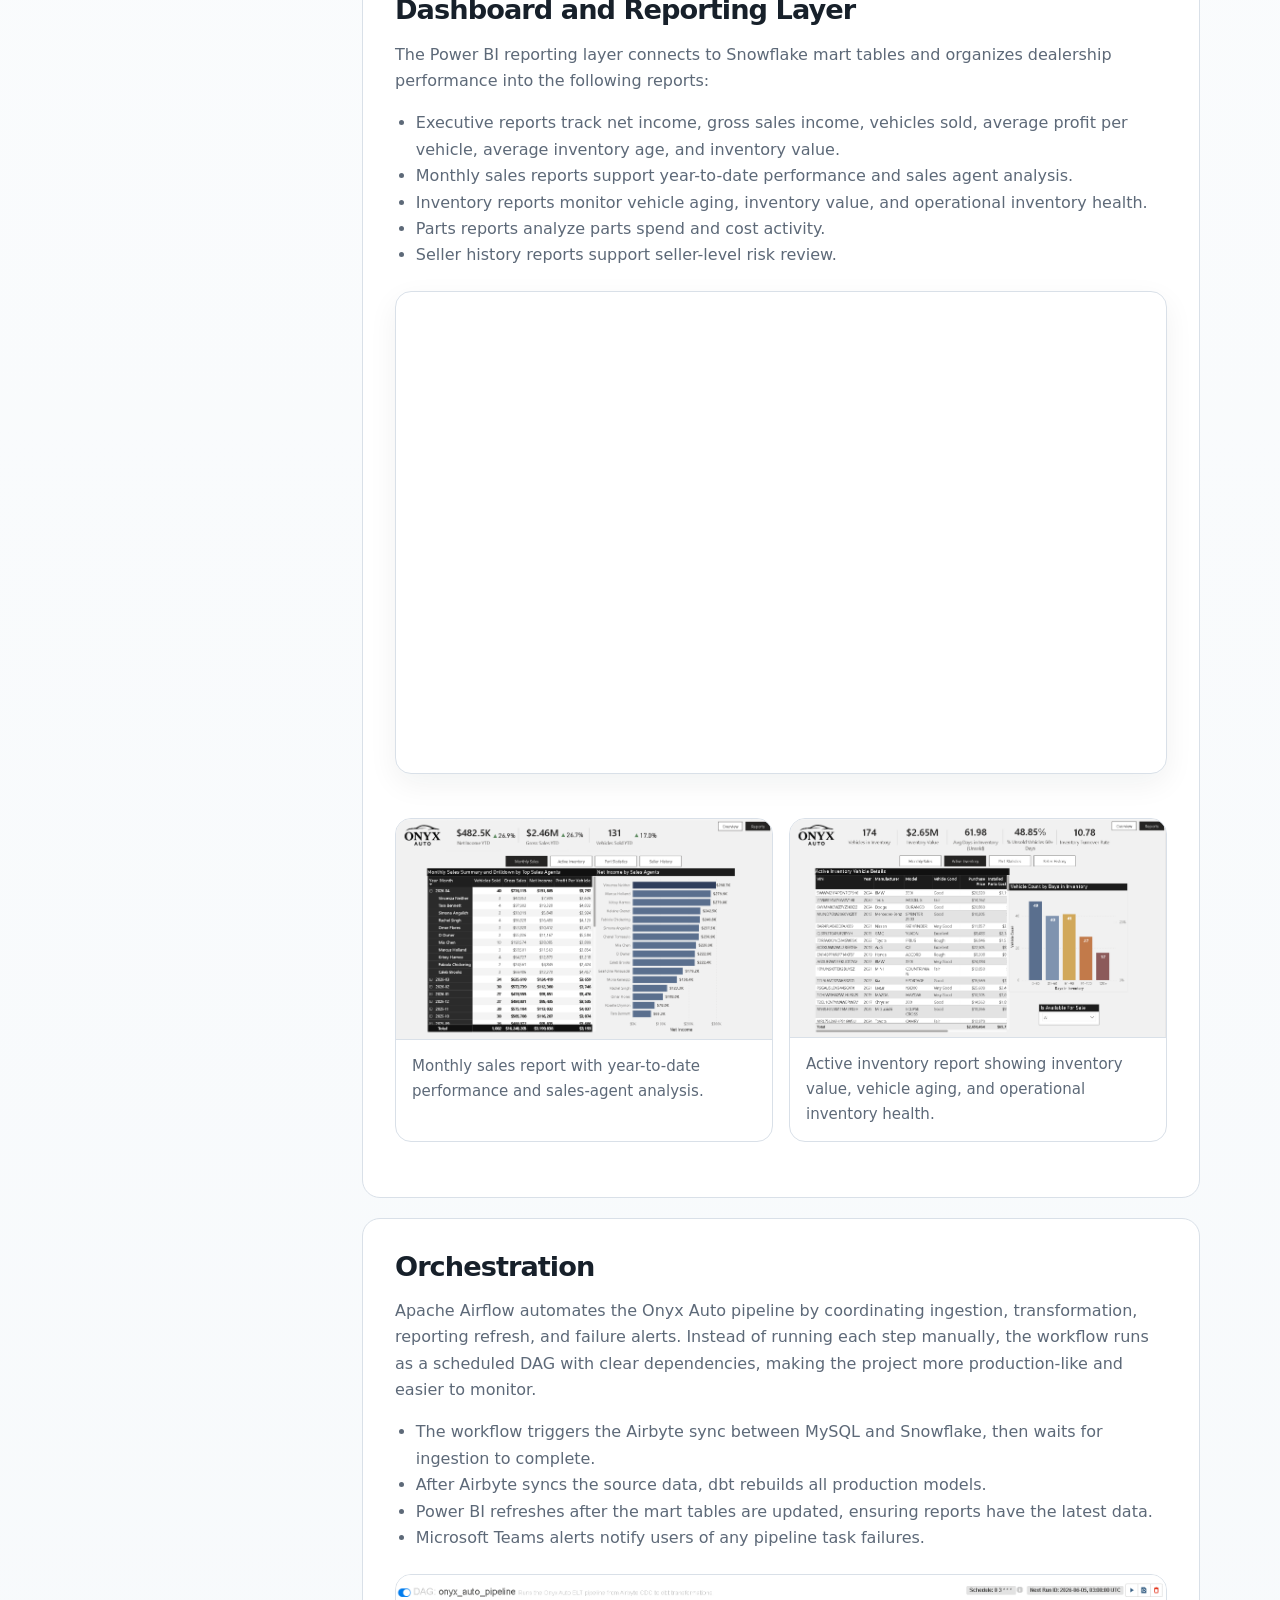
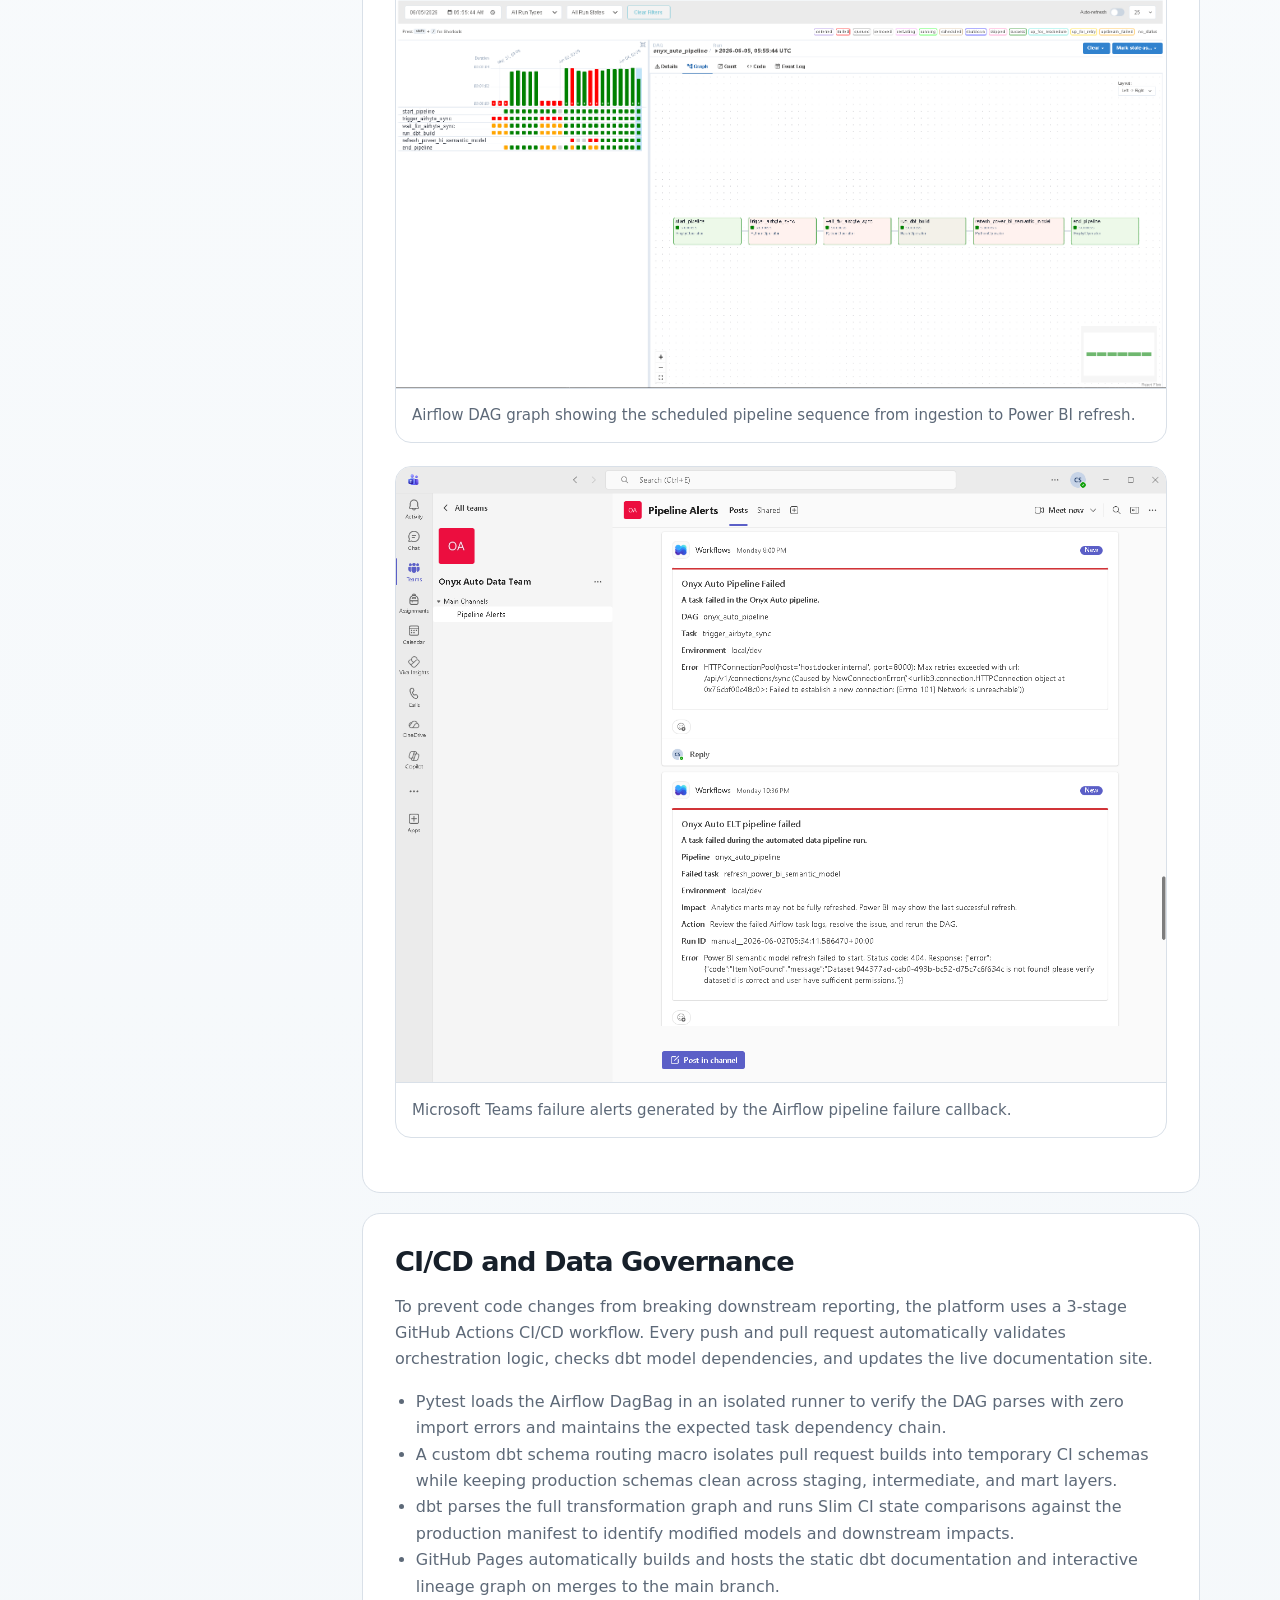
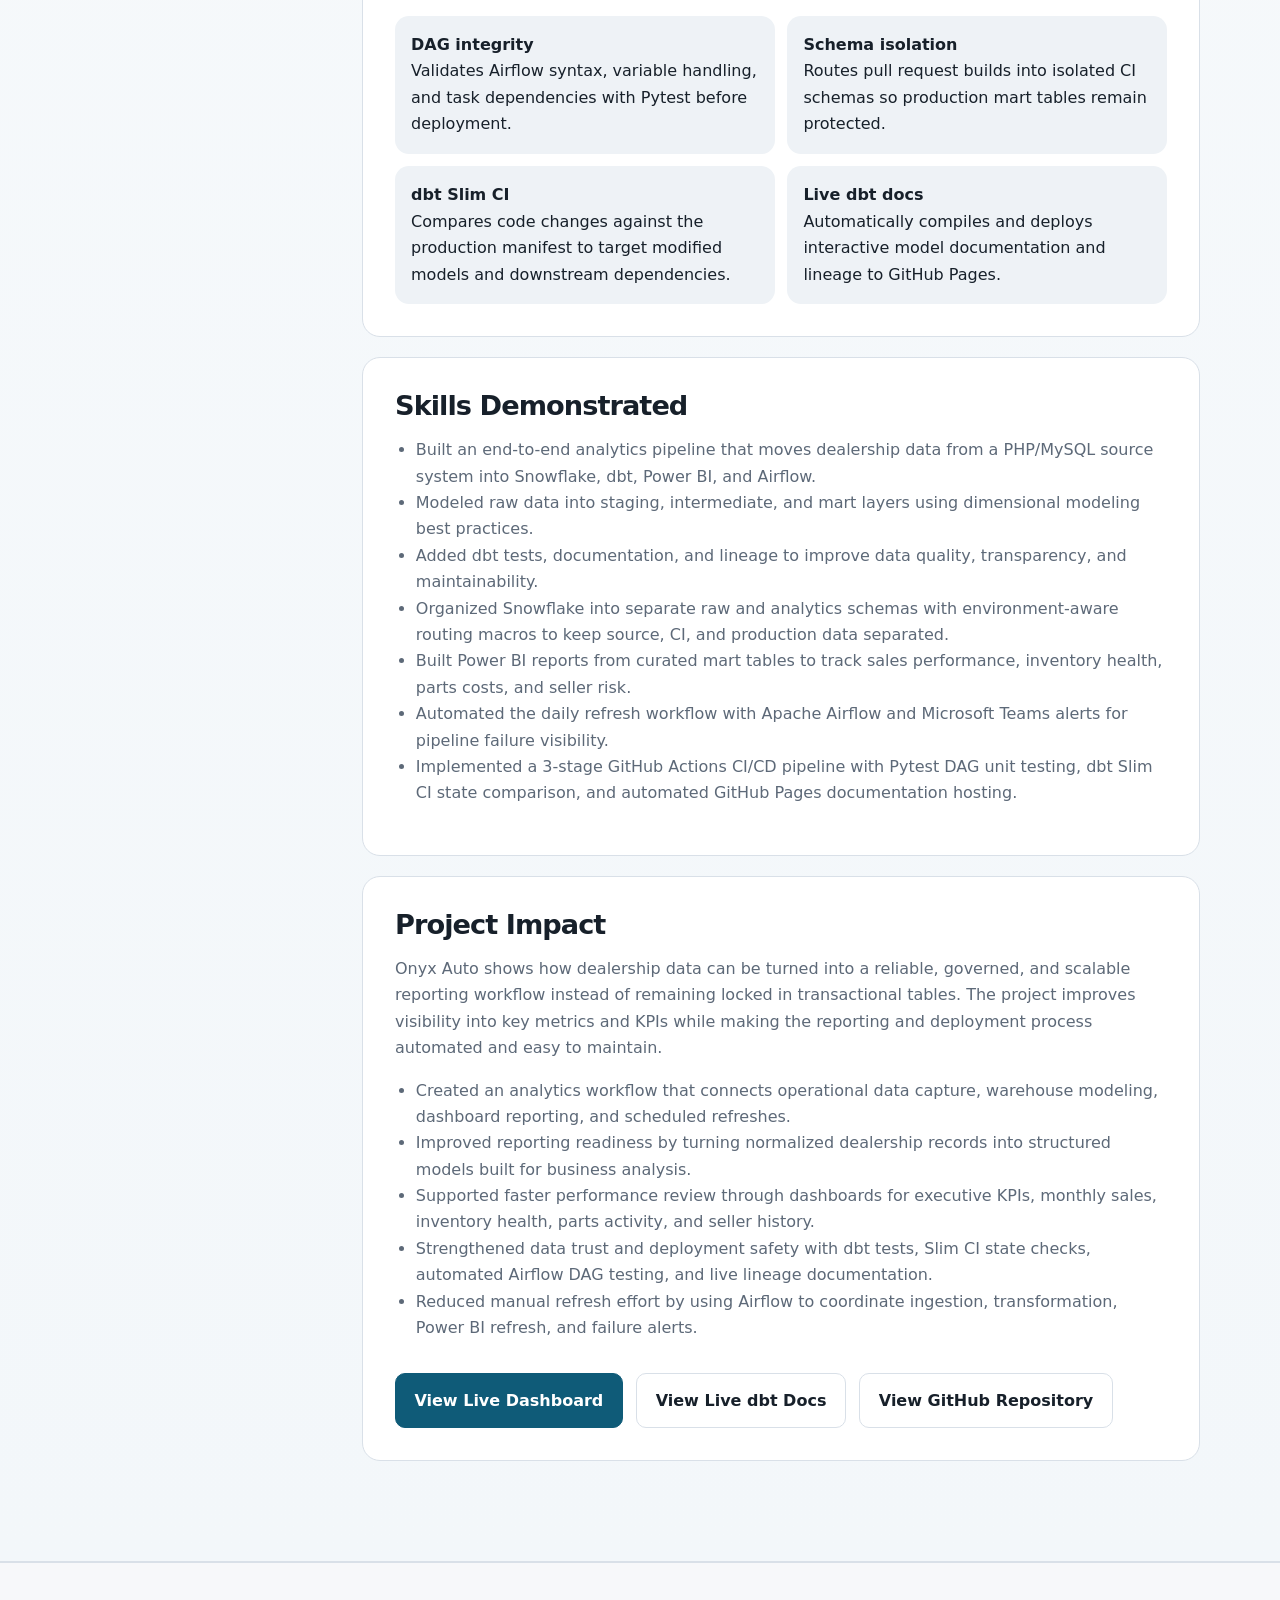
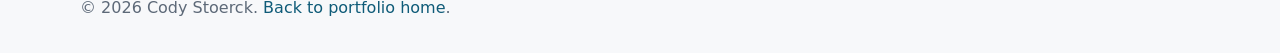
<file: onyx-auto.html>
<!doctype html>
<html lang="en">
<head>
  <meta charset="utf-8">
  <meta name="viewport" content="width=device-width, initial-scale=1">
  <title>Onyx Auto Case Study | Cody Stoerck</title>
  <meta name="description" content="Recruiter-friendly case study for Onyx Auto, an end-to-end dealership analytics engineering platform using PHP, MySQL, Airbyte, Snowflake, dbt, Apache Airflow, GitHub Actions CI/CD, Docker, Microsoft Teams alerts, and Power BI.">
  <link rel="stylesheet" href="styles.css">
</head>
<body>
  <a class="skip-link" href="#main">Skip to main content</a>
  <header class="site-header">
    <nav class="nav" aria-label="Primary navigation">
      <a class="brand" href="index.html">Cody Stoerck</a>
      <div class="nav-links">
        <a href="index.html">Home</a>
        <a href="index.html#projects">Projects</a>
        <a href="index.html#skills">Skills</a>
        <a href="index.html#about">About</a>
        <a href="index.html#contact">Contact</a>
      </div>
    </nav>
  </header>
  <main id="main">
    <section class="case-hero">
      <div class="container">
        <a class="breadcrumb" href="index.html#projects">← Back to projects</a>
        <h1>Onyx Auto: End-to-End Dealership BI &amp; Analytics Platform</h1>
        <p class="lede">Onyx Auto is an end-to-end BI and analytics engineering project that shows how a used car dealership can turn raw operational data into automated, governed business reporting. The project starts with a PHP and MySQL source application that captures dealership activity. Airbyte ingests the operational data into Snowflake. dbt then models the data using a medallion architecture with staging, intermediate, and mart layers. Power BI pulls data from Snowflake to visualize dealership performance, Apache Airflow orchestrates the daily refresh workflow, and GitHub Actions automates CI/CD testing and live dbt documentation deployment.</p>
        <div class="button-row">
          <a class="btn btn-primary" href="https://app.powerbi.com/view?r=eyJrIjoiZTUyOThhMmQtZDA0ZS00MDg3LTkwOWEtMTJiMTBiZGIwYmNkIiwidCI6ImMxYTRiYTFiLTk5MDMtNDYxMC04YzU1LWQwYzQwOTJkNjU5OCJ9" target="_blank" rel="noopener">Live Power BI Dashboard</a>
          <a class="btn btn-secondary" href="https://cstoerck.github.io/Onyx-Auto-Dealership-Analytics-Platform/" target="_blank" rel="noopener">Live dbt Docs &amp; Lineage</a>
          <a class="btn btn-secondary" href="https://github.com/CStoerck/Onyx-Auto-Dealership-Analytics-Platform" target="_blank" rel="noopener">GitHub Repository</a>
        </div>
      </div>
    </section>
    <section class="section section-band">
      <div class="container case-layout">
        <aside class="toc" aria-label="Case study sections">
          <strong>Project Sections</strong>
          <a href="#summary">Summary</a>
          <a href="#problem">Business Problem</a>
          <a href="#architecture">Solutions Architecture</a>
          <a href="#workflow">Transformation Layer</a>
          <a href="#reporting">Reporting Layer</a>
          <a href="#automation">Orchestration</a>
          <a href="#cicd">CI/CD &amp; Governance</a>
          <a href="#skills">Skills</a>
          <a href="#impact">Impact</a>
        </aside>
        <div>
          <section class="case-section" id="summary">
            <h2 class="case-card-title">Executive Summary</h2>
            <ul>
              <li>Captured operational data and built an end-to-end analytics platform that turns raw records into trusted reporting.</li>
              <li>Designed a pipeline that ingests, cleans, transforms, models, and orchestrates dealership data for analytics.</li>
              <li>Implemented automated CI/CD workflows with GitHub Actions, Pytest, and dbt Slim CI to validate code changes and publish live model documentation.</li>
            </ul>
          </section>

          <section class="case-section" id="problem">
            <h2 class="case-card-title">Business Problem</h2>
            <ul>
              <li>Used car dealerships generate valuable data across multiple operational areas, including inventory, customers, sales, vendors, parts orders, and employees.</li>
              <li>Transactional databases are useful for daily operations but are not optimized for executive reporting or analytics.</li>
              <li>Business users need clean, structured reporting models to monitor performance, identify risks, and make faster operational decisions.</li>
            </ul>
            <div class="kpi-list">
              <div><strong>Sales visibility</strong><br>How much net income and gross sales income has the dealership generated?</div>
              <div><strong>Inventory health</strong><br>Which vehicles are staying in inventory too long?</div>
              <div><strong>Sales performance</strong><br>Which sales agents are driving monthly performance?</div>
              <div><strong>Seller risk</strong><br>Which sellers are associated with higher downstream parts costs?</div>
            </div>
          </section>

          <section class="case-section" id="architecture">
            <h2 class="case-card-title">Solutions Architecture</h2>
            <p>The platform follows a source-to-dashboard analytics workflow. Dealership users enter operational records through a PHP frontend, and the data is stored in a MySQL transactional database. Airbyte then moves the source data into Snowflake, where dbt transforms the raw tables into clean reporting models across staging, intermediate, and mart layers. Power BI connects to the final mart layer for reporting, Apache Airflow keeps the daily refresh process running in the right order, and GitHub Actions governs code changes and documentation.</p>
            <ul>
              <li>PHP frontend application captures operational records and stores them in a MySQL transactional database.</li>
              <li>Airbyte ingests raw MySQL data into a Snowflake analytical database.</li>
              <li>dbt transforms the raw data into analytics-ready tables through staging, intermediate, and mart layers.</li>
              <li>Power BI consumes the final mart layer for executive reporting.</li>
              <li>Apache Airflow orchestrates the refresh process and sends Microsoft Teams alerts when pipeline failures occur.</li>
              <li>GitHub Actions runs automated DAG integrity tests, dbt Slim CI state comparisons, and static dbt documentation deployments.</li>
            </ul>
            <figure class="figure">
              <img src="assets/architecture_diagram.png" alt="Onyx Auto architecture diagram showing PHP and MySQL source systems, Airbyte ingestion, Snowflake raw staging intermediate and mart layers, dbt transformations, Power BI reporting, Airflow orchestration, Docker, and Microsoft Teams alerts.">
              <figcaption>End-to-end Onyx Auto architecture showing the source-to-dashboard workflow.</figcaption>
            </figure>     
            <p>
              These screenshots show how dealership records are entered into the PHP/MySQL source application before the data flows into the analytics pipeline.
            </p>
           
            <div class="two-col">
              <figure class="figure">
                <img src="assets/php-add-vehicle.PNG" alt="Onyx Auto PHP source application add new vehicle page showing customer lookup, vehicle details, color selection, seller details, and a save vehicle and seller button.">
                <figcaption>New vehicle entry form used to capture vehicle, seller, and acquisition records into the MySQL source system.</figcaption>
              </figure>
           
              <figure class="figure">
                <img src="assets/php-add-part.PNG" alt="Onyx Auto PHP source application add parts page showing vendor lookup, vendor details, part details, unit price, quantity, and place order button for a specific vehicle VIN.">
                <figcaption>Parts order form used to capture vendor and parts activity tied to a specific vehicle VIN.</figcaption>
              </figure>
            </div>
          </section>

          <section class="case-section" id="workflow">
            <h2 class="case-card-title">Transformation Layer</h2>
            <p>After Airbyte loads MySQL source data into Snowflake, dbt transforms the raw records into analytics-ready models. The transformation layer is organized into staging, intermediate, and mart schemas so data cleaning, reusable business logic, and final reporting outputs remain separated.</p>
            <ul>
              <li>Staging and intermediate models are materialized as views to keep early transformations lightweight.</li>
              <li>Mart models are materialized as tables to provide stable reporting datasets for Power BI.</li>
              <li>dbt tests validate key quality checks, including uniqueness, non-null values, and relationships.</li>
              <li>dbt documentation captures model definitions, field descriptions, and transformation logic.</li>
              <li>dbt lineage traces the flow of data, making dependencies easier to maintain and validate.</li>
            </ul>
            <div class="kpi-list">
              <div><strong>Staging</strong><br>Standardizes raw source tables and prepares clean references for downstream logic.</div>
              <div><strong>Intermediate</strong><br>Applies reusable business logic for customers, employee roles, vehicle status, financials, parts costs, and enriched sales.</div>
              <div><strong>Marts</strong><br>Creates reporting-ready dimensions, facts, and aggregate models for dashboard consumption.</div>
              <div><strong>Testing &amp; documentation</strong><br>Documents models and validates important uniqueness, non-null, and relationship expectations.</div>
            </div>
            <div class="two-col">
              <figure class="figure">
                <img src="assets/dbt-lineage.PNG" alt="dbt lineage screenshot showing a Snowflake source table flowing into a staging vehicle model and downstream intermediate, fact, dimension, and aggregate models.">
                <figcaption>dbt lineage view showing source-to-mart dependencies across the transformation layer.</figcaption>
              </figure>
              <figure class="figure">
                <img src="assets/dbt-models.PNG" alt="Visual Studio Code screenshot showing dbt models organized into staging, intermediate, and mart folders with dbt project configuration.">
                <figcaption>dbt project structure showing staged, reusable, and reporting-ready model organization.</figcaption>
              </figure>
            </div>
          </section>

          <section class="case-section" id="reporting">
            <h2 class="case-card-title">Dashboard and Reporting Layer</h2>
            <p>The Power BI reporting layer connects to Snowflake mart tables and organizes dealership performance into the following reports:</p>
            <ul>
              <li>Executive reports track net income, gross sales income, vehicles sold, average profit per vehicle, average inventory age, and inventory value.</li>
              <li>Monthly sales reports support year-to-date performance and sales agent analysis.</li>
              <li>Inventory reports monitor vehicle aging, inventory value, and operational inventory health.</li>
              <li>Parts reports analyze parts spend and cost activity.</li>
              <li>Seller history reports support seller-level risk review.</li>
            </ul>
            <div class="dashboard-embed"><iframe title="Onyx Auto Dealership Operations Dashboard" src="https://app.powerbi.com/view?r=eyJrIjoiZTUyOThhMmQtZDA0ZS00MDg3LTkwOWEtMTJiMTBiZGIwYmNkIiwidCI6ImMxYTRiYTFiLTk5MDMtNDYxMC04YzU1LWQwYzQwOTJkNjU5OCJ9" frameborder="0" allowFullScreen="true"></iframe></div>
            <div class="two-col">
              <figure class="figure"><img src="assets/powerbi-monthly-sales-report.PNG" alt="Power BI monthly sales report showing year-to-date net income, gross sales, vehicles sold, monthly sales drilldown, and sales agent net income performance."><figcaption>Monthly sales report with year-to-date performance and sales-agent analysis.</figcaption></figure>
              <figure class="figure"><img src="assets/powerbi-inventory-report.PNG" alt="Power BI active inventory report showing vehicles in inventory, inventory value, average unsold days in inventory, unsold vehicles over 60 days, turnover rate, inventory details, and aging distribution."><figcaption>Active inventory report showing inventory value, vehicle aging, and operational inventory health.</figcaption></figure>
            </div>
          </section>

          <section class="case-section" id="automation">
            <h2 class="case-card-title">Orchestration</h2>
            <p>Apache Airflow automates the Onyx Auto pipeline by coordinating ingestion, transformation, reporting refresh, and failure alerts. Instead of running each step manually, the workflow runs as a scheduled DAG with clear dependencies, making the project more production-like and easier to monitor.</p>
            <ul>
              <li>The workflow triggers the Airbyte sync between MySQL and Snowflake, then waits for ingestion to complete.</li>
              <li>After Airbyte syncs the source data, dbt rebuilds all production models.</li>
              <li>Power BI refreshes after the mart tables are updated, ensuring reports have the latest data.</li>
              <li>Microsoft Teams alerts notify users of any pipeline task failures.</li>
            </ul>
            <figure class="figure">
              <img src="assets/airflow-dag-graph.PNG" alt="Airflow DAG graph showing tasks for starting the pipeline, triggering Airbyte sync, waiting for Airbyte sync, running dbt build, refreshing Power BI semantic model, and ending the pipeline.">
              <figcaption>Airflow DAG graph showing the scheduled pipeline sequence from ingestion to Power BI refresh.</figcaption>
            </figure>
            <figure class="figure">
              <img src="assets/teams-pipeline-failure-alerts.PNG" alt="Microsoft Teams pipeline alerts channel showing automated failure notifications for the Onyx Auto pipeline.">
              <figcaption>Microsoft Teams failure alerts generated by the Airflow pipeline failure callback.</figcaption>
            </figure>
          </section>

          <section class="case-section" id="cicd">
            <h2 class="case-card-title">CI/CD and Data Governance</h2>
            <p>To prevent code changes from breaking downstream reporting, the platform uses a 3-stage GitHub Actions CI/CD workflow. Every push and pull request automatically validates orchestration logic, checks dbt model dependencies, and updates the live documentation site.</p>
            <ul>
              <li>Pytest loads the Airflow DagBag in an isolated runner to verify the DAG parses with zero import errors and maintains the expected task dependency chain.</li>
              <li>A custom dbt schema routing macro isolates pull request builds into temporary CI schemas while keeping production schemas clean across staging, intermediate, and mart layers.</li>
              <li>dbt parses the full transformation graph and runs Slim CI state comparisons against the production manifest to identify modified models and downstream impacts.</li>
              <li>GitHub Pages automatically builds and hosts the static dbt documentation and interactive lineage graph on merges to the main branch.</li>
            </ul>
            <div class="kpi-list">
              <div><strong>DAG integrity</strong><br>Validates Airflow syntax, variable handling, and task dependencies with Pytest before deployment.</div>
              <div><strong>Schema isolation</strong><br>Routes pull request builds into isolated CI schemas so production mart tables remain protected.</div>
              <div><strong>dbt Slim CI</strong><br>Compares code changes against the production manifest to target modified models and downstream dependencies.</div>
              <div><strong>Live dbt docs</strong><br>Automatically compiles and deploys interactive model documentation and lineage to GitHub Pages.</div>
            </div>
          </section>

          <section class="case-section" id="skills">
            <h2 class="case-card-title">Skills Demonstrated</h2>
            <ul>
              <li>Built an end-to-end analytics pipeline that moves dealership data from a PHP/MySQL source system into Snowflake, dbt, Power BI, and Airflow.</li>
              <li>Modeled raw data into staging, intermediate, and mart layers using dimensional modeling best practices.</li>
              <li>Added dbt tests, documentation, and lineage to improve data quality, transparency, and maintainability.</li>
              <li>Organized Snowflake into separate raw and analytics schemas with environment-aware routing macros to keep source, CI, and production data separated.</li>
              <li>Built Power BI reports from curated mart tables to track sales performance, inventory health, parts costs, and seller risk.</li>
              <li>Automated the daily refresh workflow with Apache Airflow and Microsoft Teams alerts for pipeline failure visibility.</li>
              <li>Implemented a 3-stage GitHub Actions CI/CD pipeline with Pytest DAG unit testing, dbt Slim CI state comparison, and automated GitHub Pages documentation hosting.</li>
            </ul>
          </section>

          <section class="case-section" id="impact">
            <h2 class="case-card-title">Project Impact</h2>
            <p>Onyx Auto shows how dealership data can be turned into a reliable, governed, and scalable reporting workflow instead of remaining locked in transactional tables. The project improves visibility into key metrics and KPIs while making the reporting and deployment process automated and easy to maintain.</p>
            <ul>
              <li>Created an analytics workflow that connects operational data capture, warehouse modeling, dashboard reporting, and scheduled refreshes.</li>
              <li>Improved reporting readiness by turning normalized dealership records into structured models built for business analysis.</li>
              <li>Supported faster performance review through dashboards for executive KPIs, monthly sales, inventory health, parts activity, and seller history.</li>
              <li>Strengthened data trust and deployment safety with dbt tests, Slim CI state checks, automated Airflow DAG testing, and live lineage documentation.</li>
              <li>Reduced manual refresh effort by using Airflow to coordinate ingestion, transformation, Power BI refresh, and failure alerts.</li>
            </ul>
            <div class="button-row">
              <a class="btn btn-primary" href="https://app.powerbi.com/view?r=eyJrIjoiZTUyOThhMmQtZDA0ZS00MDg3LTkwOWEtMTJiMTBiZGIwYmNkIiwidCI6ImMxYTRiYTFiLTk5MDMtNDYxMC04YzU1LWQwYzQwOTJkNjU5OCJ9" target="_blank" rel="noopener">View Live Dashboard</a>
              <a class="btn btn-secondary" href="https://cstoerck.github.io/Onyx-Auto-Dealership-Analytics-Platform/" target="_blank" rel="noopener">View Live dbt Docs</a>
              <a class="btn btn-secondary" href="https://github.com/CStoerck/Onyx-Auto-Dealership-Analytics-Platform" target="_blank" rel="noopener">View GitHub Repository</a>
            </div>
          </section>
        </div>
      </div>
    </section>
  </main>
  <footer class="footer"><div class="container">© 2026 Cody Stoerck. <a href="index.html">Back to portfolio home</a>.</div></footer>
  <script>
    document.querySelectorAll('.figure img').forEach((img) => {
      img.setAttribute('tabindex', '0');
      img.addEventListener('click', () => openImageModal(img));
      img.addEventListener('keydown', (event) => {
        if (event.key === 'Enter' || event.key === ' ') {
          event.preventDefault();
          openImageModal(img);
        }
      });
    });
    function openImageModal(img) {
      const modal = document.createElement('div');
      modal.className = 'image-modal';
      modal.innerHTML = `
        <button class="image-modal-close" aria-label="Close enlarged image">&times;</button>
        <img src="${img.src}" alt="${img.alt}">
      `;
      modal.addEventListener('click', (event) => {
        if (event.target === modal || event.target.classList.contains('image-modal-close')) {
          modal.remove();
        }
      });
      document.addEventListener('keydown', function closeOnEscape(event) {
        if (event.key === 'Escape') {
          modal.remove();
          document.removeEventListener('keydown', closeOnEscape);
        }
      });
      document.body.appendChild(modal);
    }
  </script>
</body>
</html>
</file>
<file: styles.css>
:root {
  --bg: #f7f8fa;
  --surface: #ffffff;
  --surface-soft: #eef2f6;
  --text: #17202a;
  --muted: #5d6978;
  --border: #d9e0e8;
  --accent: #0f5b78;
  --accent-dark: #0b4055;
  --accent-soft: #e3f2f7;
  --success: #15803d;
  --shadow: 0 18px 45px rgba(23, 32, 42, 0.08);
  --radius: 18px;
  --max-width: 1160px;

  --landing-bg: #061421;
  --landing-bg-2: #082036;
  --landing-surface: #0b2238;
  --landing-surface-soft: #102f4d;
  --landing-text: #f8fbff;
  --landing-muted: #c5d4e5;
  --landing-border: rgba(125, 211, 252, 0.28);
  --landing-accent: #38bdf8;
  --landing-accent-hover: #7dd3fc;
  --landing-green: #22c55e;
  --landing-shadow: 0 24px 70px rgba(0, 0, 0, 0.34);
}

* { box-sizing: border-box; }
html { scroll-behavior: smooth; }
body {
  margin: 0;
  font-family: Inter, ui-sans-serif, system-ui, -apple-system, BlinkMacSystemFont, "Segoe UI", sans-serif;
  color: var(--text);
  background: var(--bg);
  line-height: 1.65;
}
img { max-width: 100%; display: block; }
a { color: var(--accent); text-decoration: none; }
a:hover { text-decoration: underline; }

.skip-link {
  position: absolute;
  left: -999px;
  top: auto;
  width: 1px;
  height: 1px;
  overflow: hidden;
}
.skip-link:focus {
  left: 1rem;
  top: 1rem;
  width: auto;
  height: auto;
  padding: .75rem 1rem;
  background: #fff;
  z-index: 1000;
  border: 1px solid var(--border);
  border-radius: 10px;
}

.site-header {
  position: sticky;
  top: 0;
  z-index: 100;
  background: rgba(6, 20, 33, 0.94);
  backdrop-filter: blur(12px);
  border-bottom: 1px solid var(--landing-border);
  box-shadow: 0 10px 30px rgba(0, 0, 0, 0.16);
}
.nav {
  max-width: var(--max-width);
  margin: 0 auto;
  padding: 0.9rem 1.25rem;
  display: flex;
  align-items: center;
  justify-content: space-between;
  gap: 1rem;
}
.brand {
  font-weight: 800;
  color: var(--landing-text);
  letter-spacing: -0.02em;
  font-size: 1.35rem;
}
.brand:hover { color: var(--landing-accent); text-decoration: none; }
.nav-links { display: flex; align-items: center; gap: 1.15rem; flex-wrap: wrap; }
.nav-links a { color: var(--landing-muted); font-weight: 700; font-size: .95rem; }
.nav-links a:hover { color: var(--landing-accent); text-decoration: none; }

.container { max-width: var(--max-width); margin: 0 auto; padding: 0 1.25rem; }
.section { padding: 5rem 0; }
.section-tight { padding: 1.25rem 0 0; }

.hero {
  padding: 6.5rem 0 4rem;
  background:
    radial-gradient(circle at 80% 18%, rgba(56, 189, 248, 0.17), transparent 32%),
    radial-gradient(circle at 18% 32%, rgba(14, 165, 233, 0.13), transparent 34%),
    linear-gradient(135deg, var(--landing-bg) 0%, var(--landing-bg-2) 100%);
  border-bottom: 1px solid var(--landing-border);
}
.hero-grid { display: grid; grid-template-columns: 1.15fr .85fr; gap: 3rem; align-items: center; }

.eyebrow { color: var(--accent); font-weight: 800; text-transform: uppercase; letter-spacing: .08em; font-size: .82rem; }
h1, h2, h3 { line-height: 1.15; letter-spacing: -0.035em; margin: 0 0 1rem; }
h1 { font-size: clamp(2.55rem, 6vw, 5.2rem); }
h2 { font-size: clamp(2rem, 3.5vw, 3.2rem); }
h3 { font-size: 1.35rem; }
.lede { font-size: 1.18rem; color: var(--muted); max-width: 760px; }
.hero h1, .hero h2, .hero h3 { color: var(--landing-text); }
.hero .lede { color: var(--landing-muted); font-size: 1.25rem; }

.button-row { display: flex; flex-wrap: wrap; gap: .85rem; margin-top: 2rem; }
.btn {
  display: inline-flex;
  align-items: center;
  justify-content: center;
  border-radius: 10px;
  padding: .82rem 1.15rem;
  font-weight: 800;
  border: 1px solid var(--border);
  text-decoration: none;
  transition: transform .15s ease, box-shadow .15s ease, background .15s ease;
}
.btn:hover { transform: translateY(-1px); text-decoration: none; box-shadow: var(--shadow); }
.btn-primary { background: var(--accent); color: #fff; border-color: var(--accent); }
.btn-primary:hover { background: var(--accent-dark); color: #fff; }
.btn-secondary { background: #fff; color: var(--text); }
.btn-ghost { color: var(--accent); background: var(--accent-soft); border-color: #c8e4ed; }

.hero .btn-primary,
.case-hero .btn-primary,
#contact .btn-primary {
  background: linear-gradient(135deg, var(--landing-accent), #0ea5e9);
  color: #03131f;
  border-color: rgba(125, 211, 252, 0.72);
  box-shadow: 0 12px 30px rgba(14, 165, 233, 0.22);
}
.hero .btn-primary:hover,
.case-hero .btn-primary:hover,
#contact .btn-primary:hover {
  background: linear-gradient(135deg, var(--landing-accent-hover), var(--landing-accent));
  color: #03131f;
}
.hero .btn-secondary,
.case-hero .btn-secondary,
#contact .btn-secondary {
  background: rgba(8, 25, 42, 0.84);
  color: var(--landing-text);
  border-color: rgba(125, 211, 252, 0.36);
}
.hero .btn-secondary:hover,
.case-hero .btn-secondary:hover,
#contact .btn-secondary:hover {
  background: rgba(16, 47, 77, 0.95);
  color: var(--landing-accent);
}

.hero-card, .card, .feature-card, .callout {
  background: var(--surface);
  border: 1px solid var(--border);
  border-radius: var(--radius);
  box-shadow: var(--shadow);
}
.hero-card {
  padding: 1.4rem;
  background: rgba(11, 34, 56, 0.88);
  border-color: var(--landing-border);
  box-shadow: var(--landing-shadow);
  backdrop-filter: blur(10px);
}
.hero-card .lede { color: var(--landing-muted); }
.stat-grid { display: grid; grid-template-columns: repeat(2, 1fr); gap: .8rem; margin-top: 1rem; }
.stat { background: var(--surface-soft); border-radius: 14px; padding: 1rem; }
.hero-card .stat { background: rgba(16, 47, 77, 0.86); border: 1px solid rgba(125, 211, 252, 0.18); }
.stat strong { display: block; font-size: 1.35rem; }
.stat span { color: var(--muted); font-size: .9rem; }
.hero-card .stat strong { color: var(--landing-text); }
.hero-card .stat span { color: var(--landing-muted); }
.positive-stat { color: var(--success); }
.hero-card .positive-stat { color: var(--landing-green); }

.section-header { max-width: 830px; margin-bottom: 2rem; }
.feature-card { overflow: hidden; }
.feature-content { padding: 2rem; display: grid; grid-template-columns: 1fr 1fr; gap: 2rem; align-items: center; }
.badges { display: flex; flex-wrap: wrap; gap: .55rem; margin: 1.1rem 0; }
.badge { background: var(--accent-soft); color: var(--accent-dark); border: 1px solid #c8e4ed; border-radius: 999px; padding: .35rem .7rem; font-weight: 750; font-size: .85rem; }
.card-grid { display: grid; grid-template-columns: repeat(3, 1fr); gap: 1rem; }
.card { padding: 1.4rem; }
.card p { color: var(--muted); }
.project-meta { color: var(--accent); font-weight: 800; font-size: .88rem; text-transform: uppercase; letter-spacing: .06em; }

.split { display: grid; grid-template-columns: 250px minmax(0, 1fr); gap: 2rem; align-items: start; }
.skill-grid { display: grid; grid-template-columns: repeat(3, 1fr); gap: 1rem; }
.skill-card { background: #fff; border: 1px solid var(--border); border-radius: 16px; padding: 1.15rem; }
.skill-card h3 { font-size: 1.05rem; margin-bottom: .45rem; }
.skill-card p { margin: 0; color: var(--muted); }
.callout { padding: 2rem; background: linear-gradient(135deg, #ffffff, #eaf5f8); }
.footer { padding: 2rem 0; color: var(--muted); border-top: 1px solid var(--border); }

.case-hero {
  padding: 4.5rem 0 2.5rem;
  background:
    radial-gradient(circle at 84% 20%, rgba(56, 189, 248, 0.15), transparent 31%),
    linear-gradient(135deg, var(--landing-bg) 0%, var(--landing-bg-2) 100%);
  border-bottom: 1px solid var(--landing-border);
}
.case-hero h1, .case-hero h2, .case-hero h3 { color: var(--landing-text); }
.case-hero .lede { color: var(--landing-muted); }
.breadcrumb { font-weight: 800; color: var(--landing-muted); margin-bottom: 1.25rem; display: inline-block; }
.breadcrumb:hover { color: var(--landing-accent); text-decoration: none; }
.case-layout { display: grid; grid-template-columns: 250px 1fr; gap: 2rem; align-items: start; }
.toc {
  position: sticky;
  top: 5.5rem;
  background: linear-gradient(180deg, #ffffff 0%, #f7fbfd 100%);
  border: 1.5px solid #b8d8e5;
  border-left: 5px solid var(--accent);
  box-shadow: 0 14px 34px rgba(15, 91, 120, 0.13);
  border-radius: 16px;
  padding: 1rem;
}
.toc strong { color: var(--text); display: block; margin-bottom: .45rem; }
.toc a { display: block; color: #43566b; border-radius: 9px; padding: .42rem .55rem; margin: .08rem 0; font-weight: 650; font-size: .94rem; }
.toc a:hover { background: var(--accent-soft); color: var(--accent-dark); text-decoration: none; }
.case-section { background: #fff; border: 1px solid var(--border); border-radius: var(--radius); padding: 2rem; margin-bottom: 1.25rem; }
.case-section p, .case-section li { color: var(--muted); }
.case-section ul { padding-left: 1.3rem; }
.case-card-title { color: var(--text); font-size: 1.7rem; line-height: 1.15; letter-spacing: -0.035em; margin: 0 0 1rem; }
.figure { margin: 1.4rem 0; border: 1px solid var(--border); border-radius: 16px; overflow: hidden; background: #fff; }
.figure img { width: 100%; cursor: zoom-in; }
.figure figcaption { padding: .9rem 1rem; color: var(--muted); font-size: .94rem; border-top: 1px solid var(--border); }
.two-col { display: grid; grid-template-columns: 1fr 1fr; gap: 1rem; }
.kpi-list { display: grid; grid-template-columns: repeat(2, 1fr); gap: .8rem; }
.kpi-list div { background: var(--surface-soft); border-radius: 14px; padding: 1rem; }
.process-strip { display: flex; flex-wrap: wrap; gap: .55rem; margin: 1.1rem 0; }
.process-strip span { background: var(--accent-soft); color: var(--accent-dark); border: 1px solid #c8e4ed; border-radius: 999px; padding: .35rem .7rem; font-weight: 750; font-size: .85rem; }
.code-like { font-family: ui-monospace, SFMono-Regular, Menlo, Consolas, monospace; background: #101820; color: #e9f3f6; border-radius: 8px; padding: .12rem .35rem; }
.notice { background: #fff8e6; border: 1px solid #f0d28c; border-radius: 14px; padding: 1rem; color: #655025; }

.section-band { background: linear-gradient(180deg, #ffffff 0%, #f3f7fa 100%); border-top: 1px solid var(--border); border-bottom: 1px solid var(--border); }
.section-plain { background: var(--bg); border-bottom: 1px solid var(--border); }
#projects, #skills, #about, #contact { scroll-margin-top: 5.75rem; }
.btn-project { padding: .62rem .9rem; font-size: .88rem; border-radius: 9px; }
.project-title-link { color: var(--text); text-decoration: none; }
.project-title-link:hover { color: var(--accent); text-decoration: none; }
#skills .skill-grid { width: 100%; justify-self: stretch; }
#about .lede { max-width: none; }
.cert-grid { display: grid; grid-template-columns: repeat(2, minmax(0, 1fr)); gap: 1rem; margin-top: 1.5rem; }
.cert-figure { margin: 0; box-shadow: 0 10px 30px rgba(23, 32, 42, 0.06); }
.cert-figure img { height: 360px; object-fit: contain; background: #fff; padding: .75rem; }
#contact .callout { text-align: center; }
#contact .button-row { justify-content: center; }
.image-modal { position: fixed; inset: 0; z-index: 1000; background: rgba(15, 23, 42, 0.82); display: flex; align-items: center; justify-content: center; padding: 2rem; }
.image-modal img { max-width: min(96vw, 1400px); max-height: 90vh; border-radius: 12px; box-shadow: 0 24px 70px rgba(0, 0, 0, 0.35); cursor: zoom-out; background: #fff; }
.image-modal-close { position: fixed; top: 1rem; right: 1rem; width: 44px; height: 44px; border: 1px solid rgba(255, 255, 255, 0.35); border-radius: 10px; background: rgba(255, 255, 255, 0.95); color: var(--text); font-size: 2rem; line-height: 1; cursor: pointer; }

.supporting-feature { box-shadow: 0 10px 30px rgba(23, 32, 42, 0.06); }
.supporting-feature .feature-content { grid-template-columns: 1.1fr .9fr; padding: 1.65rem; }
.supporting-feature h3 { font-size: 1.7rem; }
.about-content { max-width: 980px; }
.email-fallback { color: var(--muted); margin-top: .8rem; font-size: .98rem; }
.featured-project-card {
  border: 2px solid var(--accent);
  box-shadow: 0 28px 70px rgba(15, 91, 120, 0.20);
}
.featured-project-card .badges { flex-wrap: nowrap; gap: .42rem; overflow-x: auto; padding-bottom: .2rem; }
.featured-project-card .badge { white-space: nowrap; font-size: .78rem; padding: .32rem .58rem; }
.standard-project-card { max-width: 860px; margin: 1.5rem auto 0; }
.standard-project-card .feature-content { grid-template-columns: 1fr; padding: 1.55rem; }
.contact-callout .contact-lede { margin-left: auto; margin-right: auto; }
.dashboard-embed { position: relative; width: 100%; margin: 1.4rem 0; padding-top: 62.25%; border: 1px solid var(--border); border-radius: 16px; overflow: hidden; background: #fff; box-shadow: 0 10px 30px rgba(23, 32, 42, 0.06); }
.dashboard-embed iframe { position: absolute; inset: 0; width: 100%; height: 100%; }

#contact.section-plain {
  background: radial-gradient(circle at 50% 0%, rgba(56, 189, 248, 0.12), transparent 38%), var(--landing-bg);
  border-bottom: 1px solid var(--landing-border);
}
#contact .callout {
  background: radial-gradient(circle at 50% 0%, rgba(56, 189, 248, 0.20), transparent 38%), linear-gradient(135deg, #071826 0%, #0b2238 100%);
  border-color: var(--landing-border);
  box-shadow: var(--landing-shadow);
}
#contact .callout h2 { color: var(--landing-text); }
#contact .contact-lede { color: var(--landing-muted); }
#contact .contact-lede a { color: var(--landing-accent-hover); font-weight: 800; }

/* =========================================================
Final Projects section styling
- Background behind cards matches About section
- Projects header matches About header color
- Project cards now use the same deep landing-page blue
========================================================= */
#projects.section-band {
  background: linear-gradient(180deg, #ffffff 0%, #f3f7fa 100%);
  border-top: 1px solid var(--border);
  border-bottom: 1px solid var(--border);
}
#projects .section-header h2 { color: var(--text); }
#projects .feature-card {
  background:
    radial-gradient(circle at 80% 18%, rgba(56, 189, 248, 0.12), transparent 32%),
    radial-gradient(circle at 18% 32%, rgba(14, 165, 233, 0.09), transparent 34%),
    linear-gradient(135deg, var(--landing-bg) 0%, var(--landing-bg-2) 100%);
  border-color: var(--landing-border);
  box-shadow: var(--landing-shadow);
  backdrop-filter: blur(10px);
}
#projects .feature-card h3,
#projects .project-title-link { color: var(--landing-text); }
#projects .project-title-link:hover { color: var(--landing-accent); text-decoration: none; }
#projects .feature-card p,
#projects .figure figcaption { color: var(--landing-muted); }
#projects .figure {
  background: rgba(6, 20, 33, 0.96);
  border-color: rgba(125, 211, 252, 0.26);
}
#projects .figure img { background: #fff; }
#projects .badge {
  background: rgba(56, 189, 248, 0.12);
  color: var(--landing-accent-hover);
  border-color: rgba(125, 211, 252, 0.32);
}
#projects .btn-primary {
  background: linear-gradient(135deg, var(--landing-accent), #0ea5e9);
  color: #03131f;
  border-color: rgba(125, 211, 252, 0.72);
  box-shadow: 0 12px 30px rgba(14, 165, 233, 0.22);
}
#projects .btn-primary:hover {
  background: linear-gradient(135deg, var(--landing-accent-hover), var(--landing-accent));
  color: #03131f;
}
#projects .btn-secondary {
  background: rgba(8, 25, 42, 0.84);
  color: var(--landing-text);
  border-color: rgba(125, 211, 252, 0.36);
}
#projects .btn-secondary:hover {
  background: rgba(16, 47, 77, 0.95);
  color: var(--landing-accent);
}
#projects .featured-project-card {
  border: 2px solid rgba(56, 189, 248, 0.86);
  box-shadow: 0 28px 70px rgba(0, 0, 0, 0.34), 0 0 38px rgba(56, 189, 248, 0.34);
}
#projects .featured-project-card h3,
#projects .standard-project-card h3 { font-size: 1.7rem; }

@media (max-width: 900px) {
  .hero-grid, .feature-content, .split, .case-layout, .two-col { grid-template-columns: 1fr; }
  .card-grid, .skill-grid, .cert-grid { grid-template-columns: 1fr; }
  .toc { position: static; }
  .nav { align-items: flex-start; flex-direction: column; }
  .cert-figure img { height: 320px; }
  .supporting-feature .feature-content { grid-template-columns: 1fr; }
  .featured-project-card .badges { flex-wrap: wrap; }
}
@media (max-width: 560px) {
  .section { padding: 3rem 0; }
  .hero { padding: 4rem 0 3rem; }
  .kpi-list, .stat-grid { grid-template-columns: 1fr; }
  h1 { font-size: clamp(2.25rem, 12vw, 3.6rem); }
}
</file>
